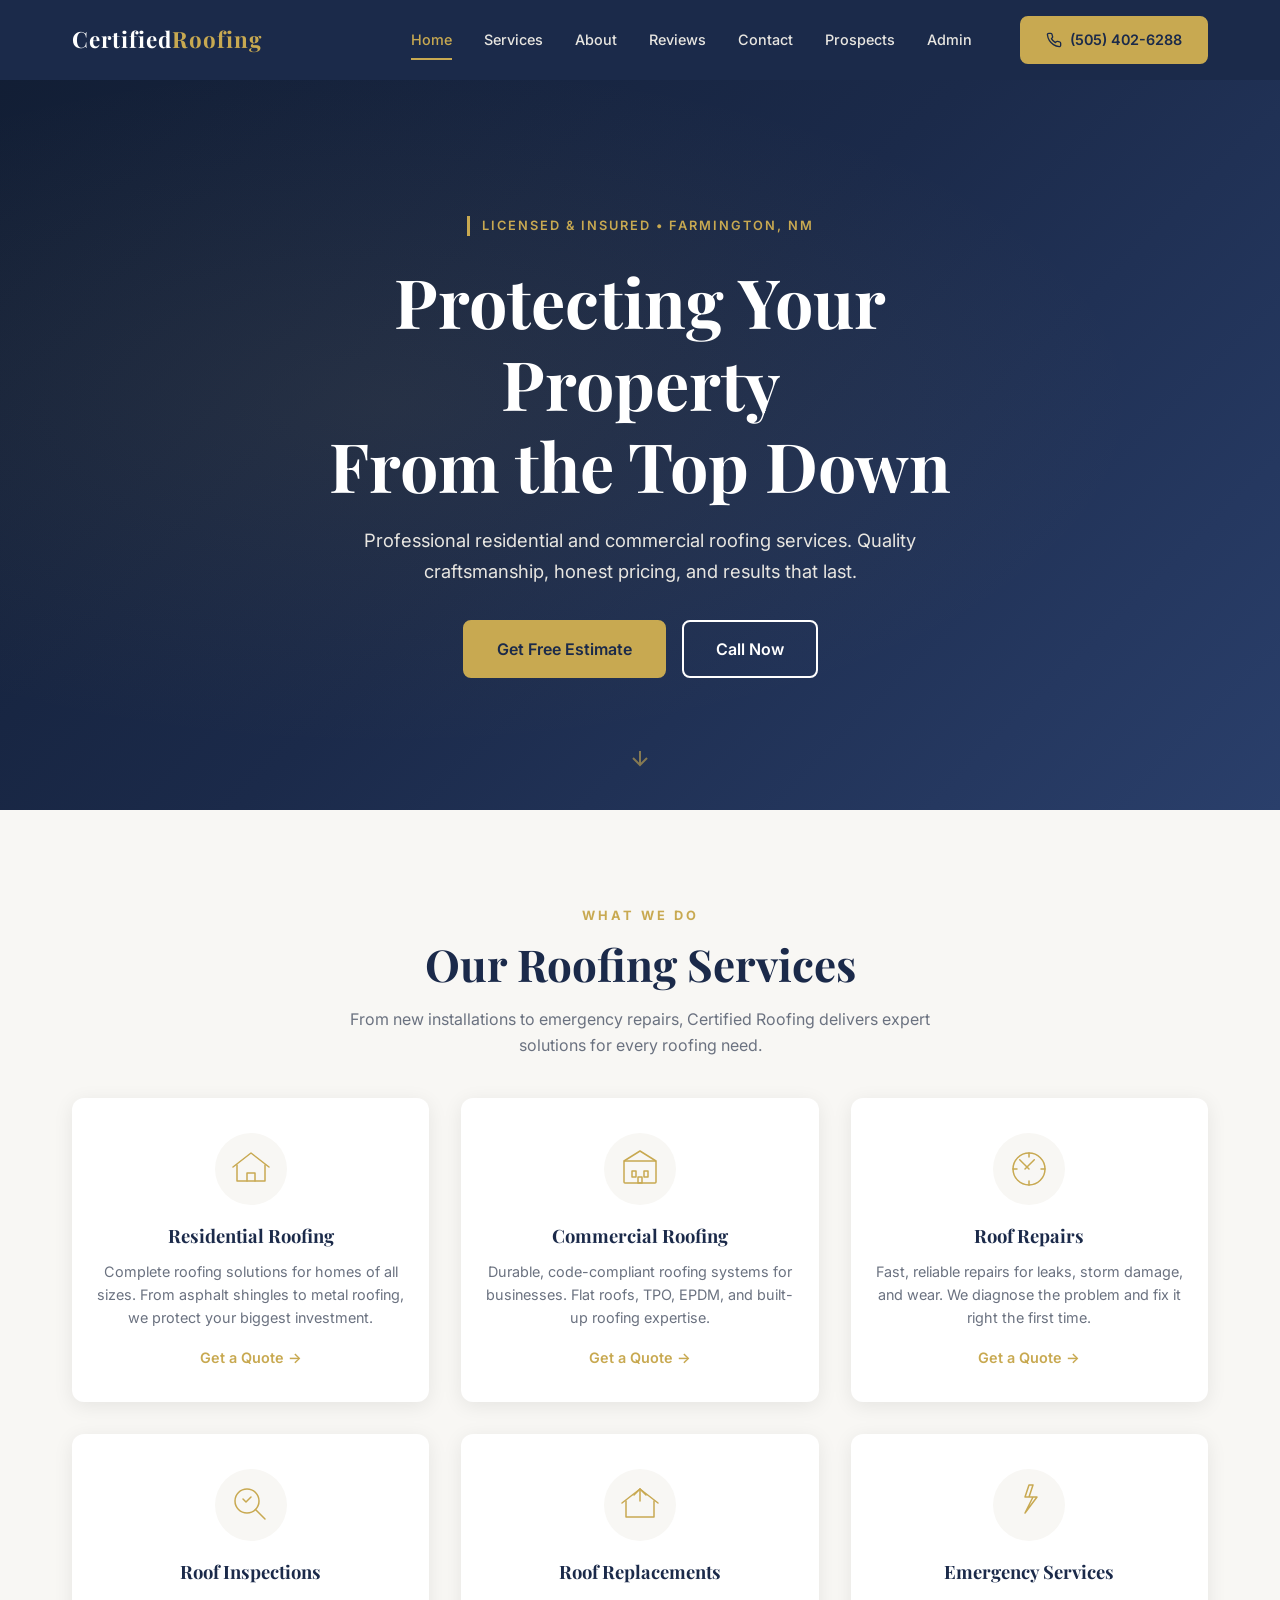
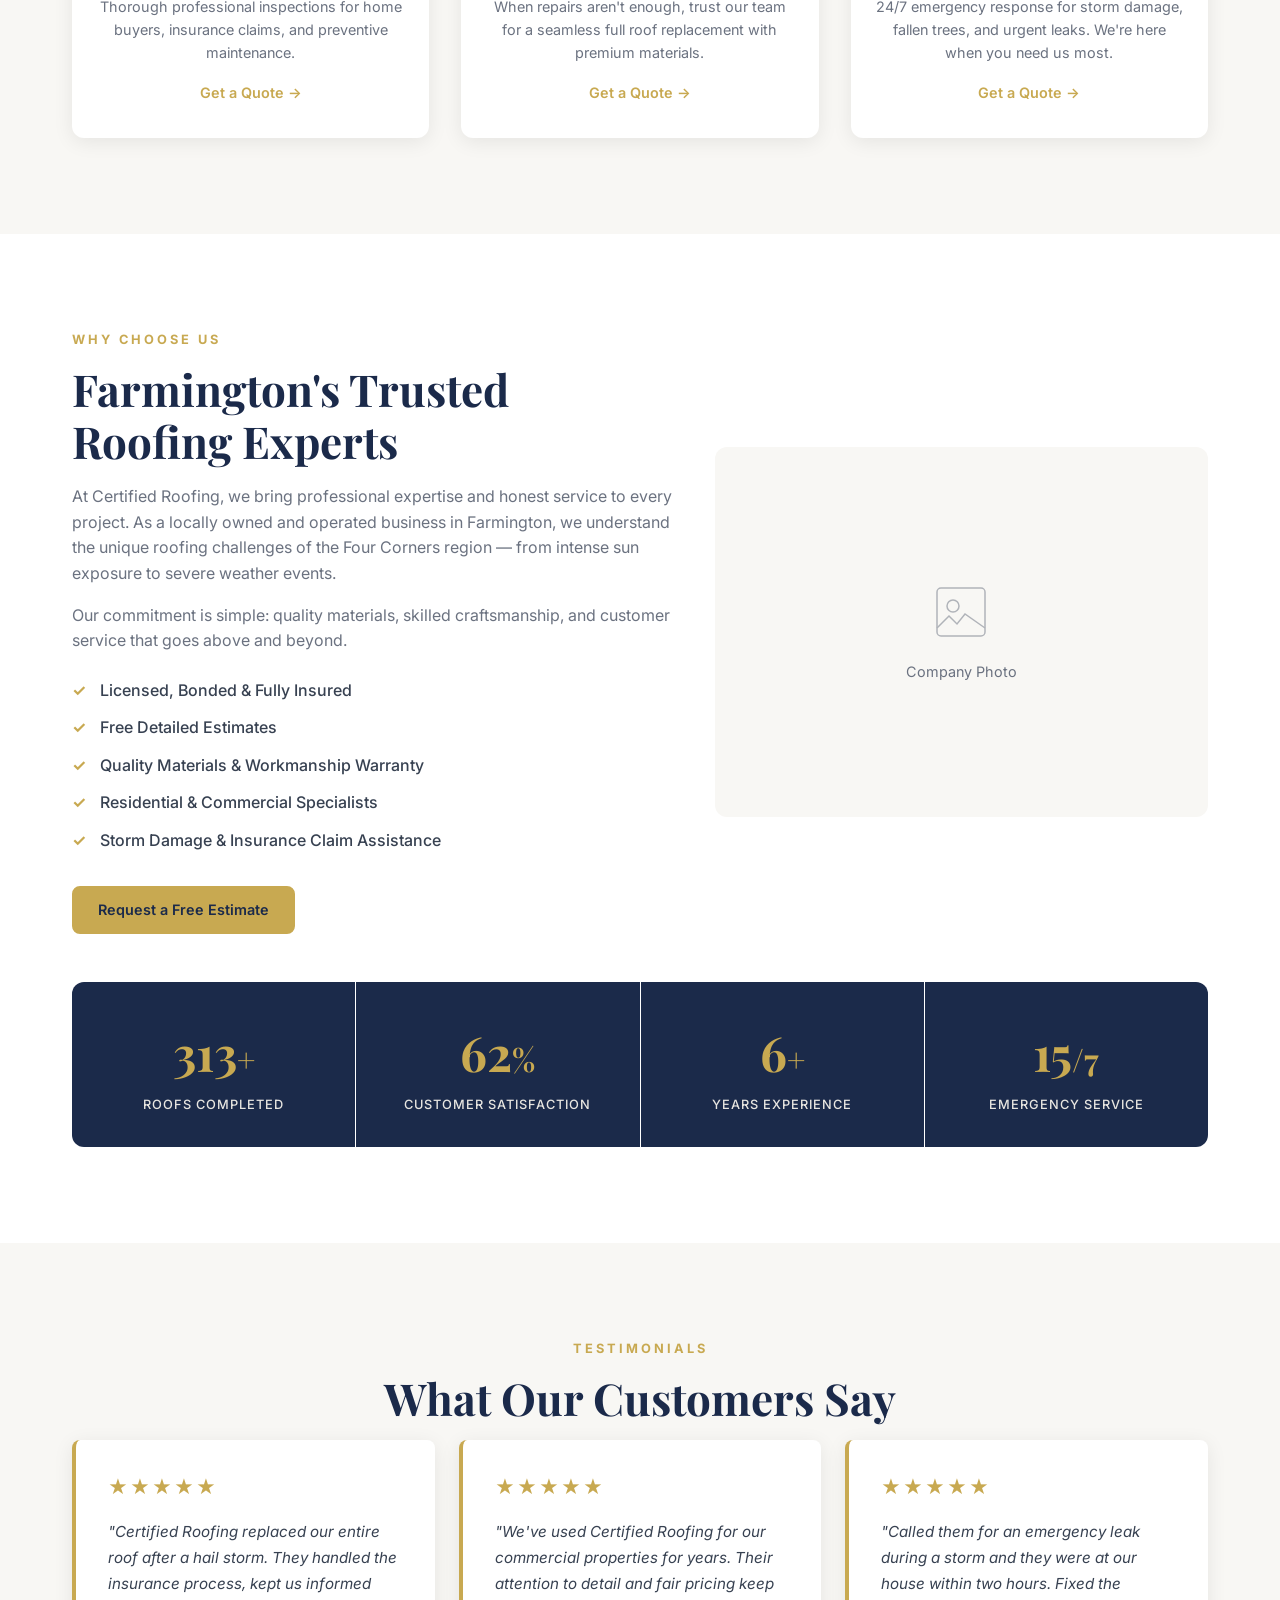
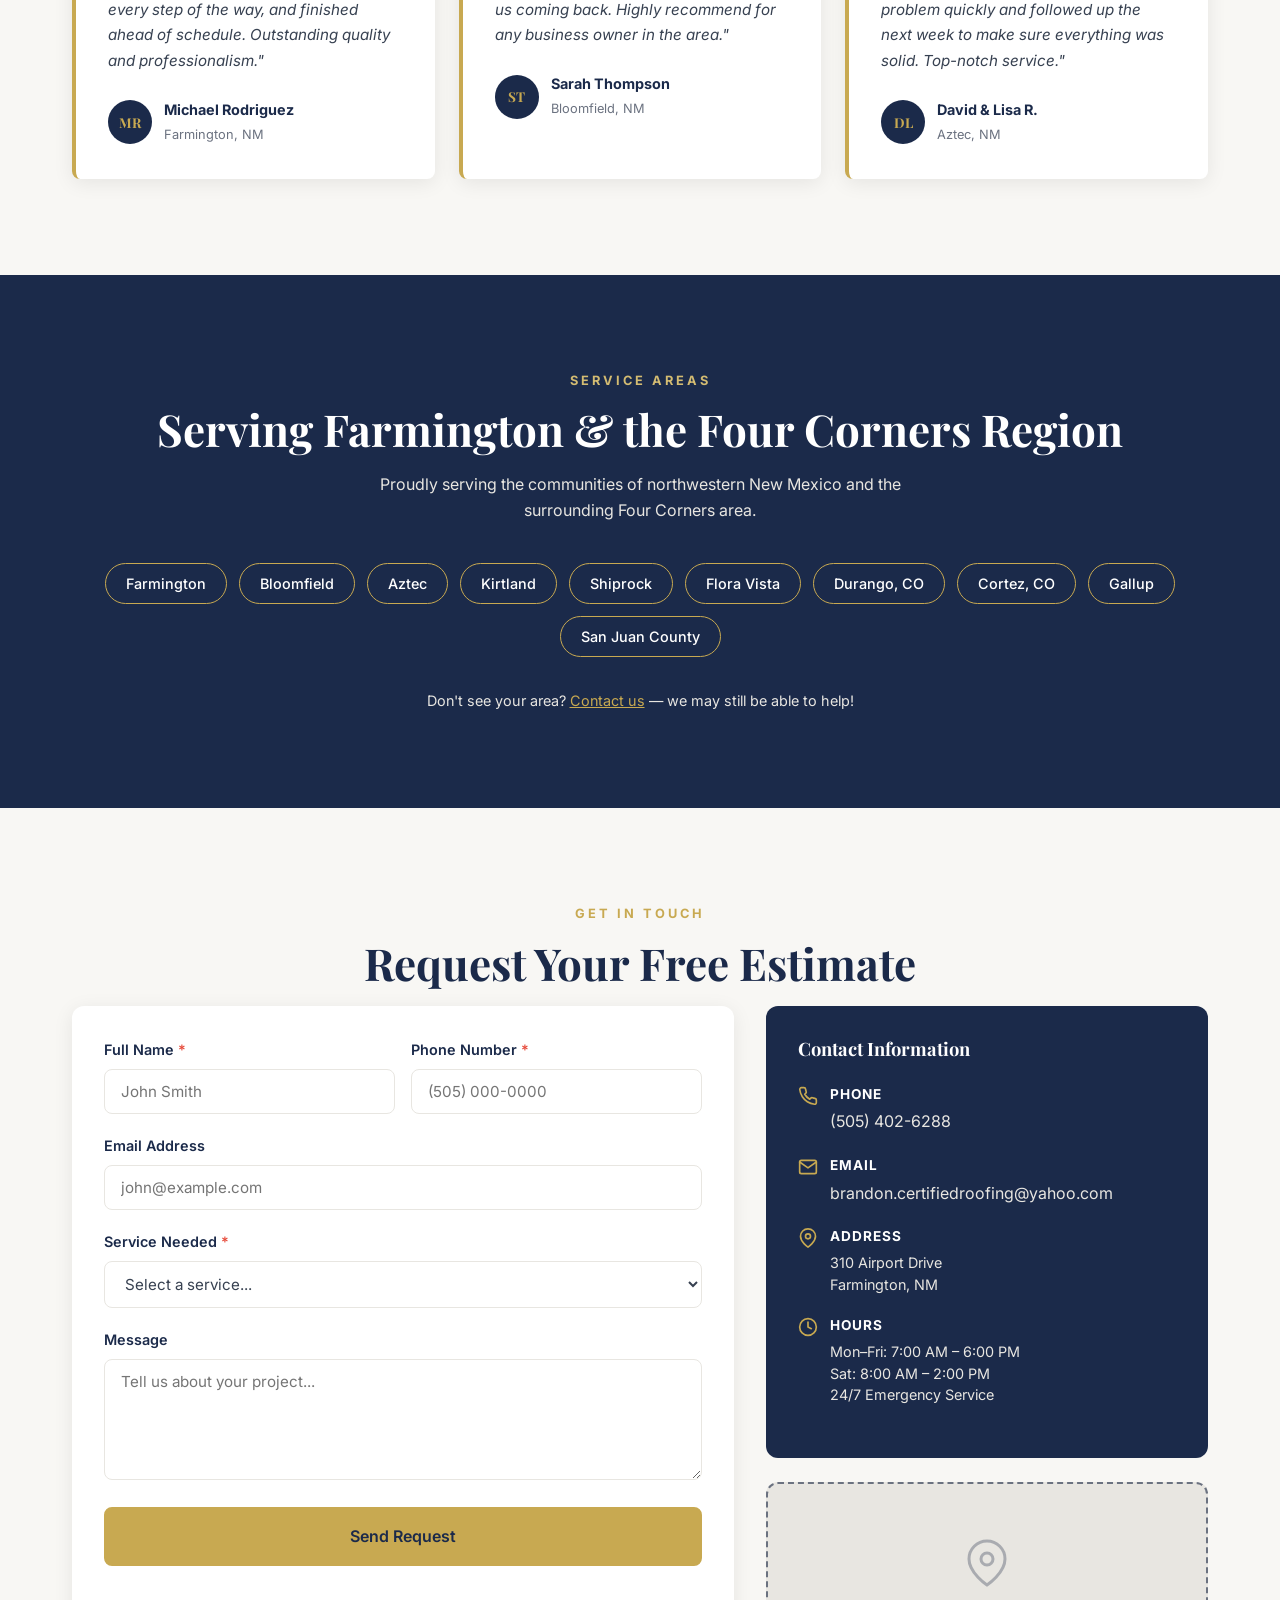
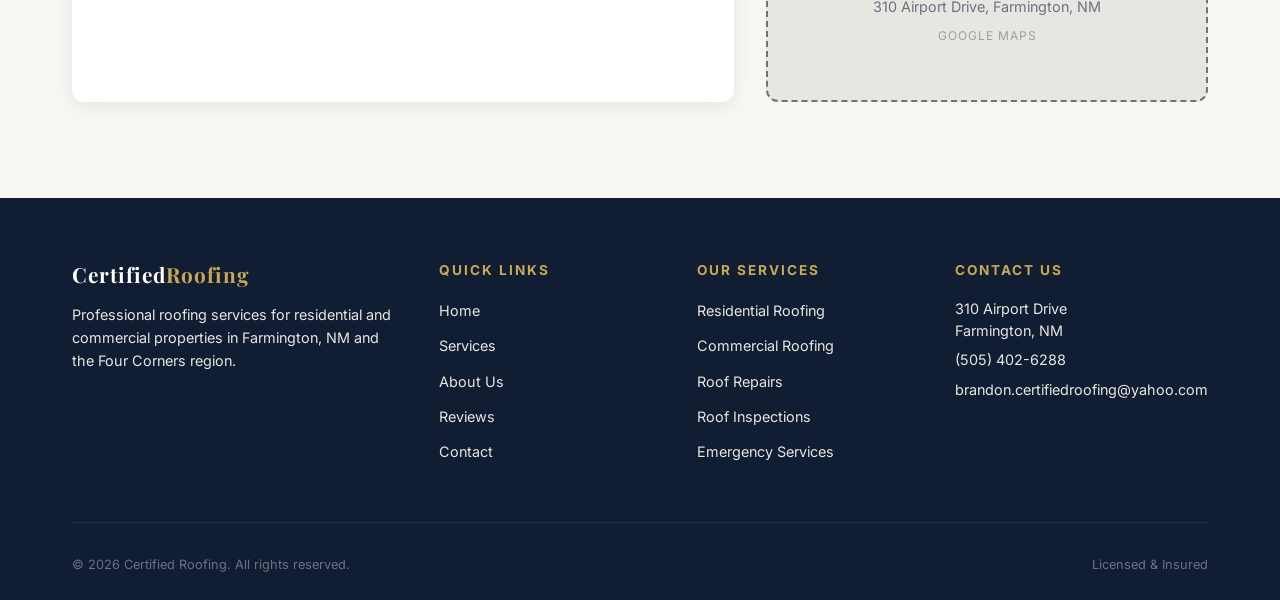
<file: index.html>
<!DOCTYPE html>
<html lang="en">
<head>
  <meta charset="UTF-8">
  <meta name="viewport" content="width=device-width, initial-scale=1.0">
  <title>Certified Roofing | Professional Roofing Services in Farmington, NM</title>
  <meta name="description" content="Certified Roofing provides expert residential and commercial roofing services in Farmington, NM. Free estimates, licensed & insured. Call (505) 402-6288.">
  <meta name="keywords" content="roofing, Farmington NM, roof repair, commercial roofing, residential roofing, roof replacement, roof inspection">
  <meta property="og:title" content="Certified Roofing | Farmington, NM">
  <meta property="og:description" content="Professional residential and commercial roofing services in Farmington, NM. Free estimates available.">
  <meta property="og:type" content="website">
  <link rel="preconnect" href="https://fonts.googleapis.com">
  <link rel="preconnect" href="https://fonts.gstatic.com" crossorigin>
  <link href="https://fonts.googleapis.com/css2?family=Playfair+Display:wght@400;700&family=Inter:wght@400;500;600;700&display=swap" rel="stylesheet">
  <link rel="stylesheet" href="styles.css">
</head>
<body>

  <!-- Navigation -->
  <header class="nav" id="nav">
    <div class="container nav__inner">
      <a class="nav__logo" href="#">Certified<span>Roofing</span></a>
      <button class="nav__hamburger" aria-label="Toggle navigation menu" aria-expanded="false">
        <span></span><span></span><span></span>
      </button>
      <nav class="nav__menu">
        <ul class="nav__list">
          <li><a href="#hero">Home</a></li>
          <li><a href="#services">Services</a></li>
          <li><a href="#about">About</a></li>
          <li><a href="#testimonials">Reviews</a></li>
          <li><a href="#contact">Contact</a></li>
          <li><a href="prospects.html">Prospects</a></li>
          <li><a href="admin.html">Admin</a></li>
        </ul>
        <a href="tel:5054026288" class="btn btn-primary nav__cta">
          <svg width="16" height="16" viewBox="0 0 24 24" fill="none" stroke="currentColor" stroke-width="2" stroke-linecap="round" stroke-linejoin="round"><path d="M22 16.92v3a2 2 0 0 1-2.18 2 19.79 19.79 0 0 1-8.63-3.07 19.5 19.5 0 0 1-6-6 19.79 19.79 0 0 1-3.07-8.67A2 2 0 0 1 4.11 2h3a2 2 0 0 1 2 1.72c.127.96.361 1.903.7 2.81a2 2 0 0 1-.45 2.11L8.09 9.91a16 16 0 0 0 6 6l1.27-1.27a2 2 0 0 1 2.11-.45c.907.339 1.85.573 2.81.7A2 2 0 0 1 22 16.92z"/></svg>
          (505) 402-6288
        </a>
      </nav>
    </div>
  </header>

  <main>
    <!-- Hero -->
    <section class="hero" id="hero">
      <div class="hero__overlay"></div>
      <div class="container hero__content">
        <span class="hero__badge">Licensed & Insured &bull; Farmington, NM</span>
        <h1>Protecting Your Property<br>From the Top Down</h1>
        <p>Professional residential and commercial roofing services. Quality craftsmanship, honest pricing, and results that last.</p>
        <div class="hero__actions">
          <a href="#contact" class="btn btn-primary btn-lg">Get Free Estimate</a>
          <a href="tel:5054026288" class="btn btn-outline btn-lg">Call Now</a>
        </div>
      </div>
      <div class="hero__scroll">
        <svg width="24" height="24" viewBox="0 0 24 24" fill="none" stroke="currentColor" stroke-width="2"><path d="M12 5v14M19 12l-7 7-7-7"/></svg>
      </div>
    </section>

    <!-- Services -->
    <section class="services section" id="services">
      <div class="container">
        <span class="section-subtitle">What We Do</span>
        <h2 class="section-title">Our Roofing Services</h2>
        <p class="section-description">From new installations to emergency repairs, Certified Roofing delivers expert solutions for every roofing need.</p>
        <div class="services__grid">
          <div class="service-card" data-animate>
            <div class="service-card__icon">
              <svg width="48" height="48" viewBox="0 0 48 48" fill="none" stroke="currentColor" stroke-width="1.5" stroke-linecap="round" stroke-linejoin="round"><path d="M6 22L24 8l18 14"/><path d="M10 20v16h28V20"/><path d="M20 36V28h8v8"/></svg>
            </div>
            <h3>Residential Roofing</h3>
            <p>Complete roofing solutions for homes of all sizes. From asphalt shingles to metal roofing, we protect your biggest investment.</p>
            <a href="#contact" class="service-card__link">Get a Quote &rarr;</a>
          </div>
          <div class="service-card" data-animate>
            <div class="service-card__icon">
              <svg width="48" height="48" viewBox="0 0 48 48" fill="none" stroke="currentColor" stroke-width="1.5" stroke-linecap="round" stroke-linejoin="round"><rect x="8" y="16" width="32" height="22" rx="1"/><path d="M8 16L24 6l16 10"/><path d="M16 26h4v6h-4zM28 26h4v6h-4z"/><path d="M22 32h4v6h-4z"/></svg>
            </div>
            <h3>Commercial Roofing</h3>
            <p>Durable, code-compliant roofing systems for businesses. Flat roofs, TPO, EPDM, and built-up roofing expertise.</p>
            <a href="#contact" class="service-card__link">Get a Quote &rarr;</a>
          </div>
          <div class="service-card" data-animate>
            <div class="service-card__icon">
              <svg width="48" height="48" viewBox="0 0 48 48" fill="none" stroke="currentColor" stroke-width="1.5" stroke-linecap="round" stroke-linejoin="round"><path d="M14.7 14.7L24 24M29.3 14.7L20 24"/><circle cx="24" cy="24" r="16"/><path d="M24 8v4M24 36v4M8 24h4M36 24h4"/></svg>
            </div>
            <h3>Roof Repairs</h3>
            <p>Fast, reliable repairs for leaks, storm damage, and wear. We diagnose the problem and fix it right the first time.</p>
            <a href="#contact" class="service-card__link">Get a Quote &rarr;</a>
          </div>
          <div class="service-card" data-animate>
            <div class="service-card__icon">
              <svg width="48" height="48" viewBox="0 0 48 48" fill="none" stroke="currentColor" stroke-width="1.5" stroke-linecap="round" stroke-linejoin="round"><circle cx="20" cy="20" r="12"/><path d="M28.5 28.5L38 38"/><path d="M16 18l3 3 5-5"/></svg>
            </div>
            <h3>Roof Inspections</h3>
            <p>Thorough professional inspections for home buyers, insurance claims, and preventive maintenance.</p>
            <a href="#contact" class="service-card__link">Get a Quote &rarr;</a>
          </div>
          <div class="service-card" data-animate>
            <div class="service-card__icon">
              <svg width="48" height="48" viewBox="0 0 48 48" fill="none" stroke="currentColor" stroke-width="1.5" stroke-linecap="round" stroke-linejoin="round"><path d="M6 22L24 8l18 14"/><path d="M10 20v16h28V20"/><path d="M30 14l-6-6-6 6"/><path d="M24 8v12"/></svg>
            </div>
            <h3>Roof Replacements</h3>
            <p>When repairs aren't enough, trust our team for a seamless full roof replacement with premium materials.</p>
            <a href="#contact" class="service-card__link">Get a Quote &rarr;</a>
          </div>
          <div class="service-card" data-animate>
            <div class="service-card__icon">
              <svg width="48" height="48" viewBox="0 0 48 48" fill="none" stroke="currentColor" stroke-width="1.5" stroke-linecap="round" stroke-linejoin="round"><path d="M24 4L20 16h8L20 32l12-16h-8l4-12z"/></svg>
            </div>
            <h3>Emergency Services</h3>
            <p>24/7 emergency response for storm damage, fallen trees, and urgent leaks. We're here when you need us most.</p>
            <a href="#contact" class="service-card__link">Get a Quote &rarr;</a>
          </div>
        </div>
      </div>
    </section>

    <!-- About / Why Choose Us -->
    <section class="about section" id="about">
      <div class="container">
        <div class="about__content">
          <div class="about__text" data-animate>
            <span class="section-subtitle">Why Choose Us</span>
            <h2 class="section-title">Farmington's Trusted Roofing Experts</h2>
            <p>At Certified Roofing, we bring professional expertise and honest service to every project. As a locally owned and operated business in Farmington, we understand the unique roofing challenges of the Four Corners region — from intense sun exposure to severe weather events.</p>
            <p>Our commitment is simple: quality materials, skilled craftsmanship, and customer service that goes above and beyond.</p>
            <ul class="about__values">
              <li>Licensed, Bonded & Fully Insured</li>
              <li>Free Detailed Estimates</li>
              <li>Quality Materials & Workmanship Warranty</li>
              <li>Residential & Commercial Specialists</li>
              <li>Storm Damage & Insurance Claim Assistance</li>
            </ul>
            <a href="#contact" class="btn btn-primary">Request a Free Estimate</a>
          </div>
          <div class="about__image" data-animate>
            <div class="about__image-placeholder">
              <!-- Replace with a company/team photo -->
              <svg width="64" height="64" viewBox="0 0 64 64" fill="none" stroke="currentColor" stroke-width="1.5" opacity="0.5"><rect x="8" y="8" width="48" height="48" rx="4"/><circle cx="24" cy="26" r="6"/><path d="M8 48l12-12 8 8 8-10 20 14"/></svg>
              <p>Company Photo</p>
            </div>
          </div>
        </div>
        <div class="about__stats">
          <div class="stat" data-animate>
            <span class="stat__number" data-target="500">0</span><span class="stat__suffix">+</span>
            <span class="stat__label">Roofs Completed</span>
          </div>
          <div class="stat" data-animate>
            <span class="stat__number" data-target="100">0</span><span class="stat__suffix">%</span>
            <span class="stat__label">Customer Satisfaction</span>
          </div>
          <div class="stat" data-animate>
            <span class="stat__number" data-target="10">0</span><span class="stat__suffix">+</span>
            <span class="stat__label">Years Experience</span>
          </div>
          <div class="stat" data-animate>
            <span class="stat__number" data-target="24">0</span><span class="stat__suffix">/7</span>
            <span class="stat__label">Emergency Service</span>
          </div>
        </div>
      </div>
    </section>

    <!-- Testimonials -->
    <section class="testimonials section" id="testimonials">
      <div class="container">
        <span class="section-subtitle">Testimonials</span>
        <h2 class="section-title">What Our Customers Say</h2>
        <div class="testimonials__grid">
          <div class="testimonial-card" data-animate>
            <div class="testimonial-card__stars">&starf;&starf;&starf;&starf;&starf;</div>
            <p class="testimonial-card__text">"Certified Roofing replaced our entire roof after a hail storm. They handled the insurance process, kept us informed every step of the way, and finished ahead of schedule. Outstanding quality and professionalism."</p>
            <div class="testimonial-card__author">
              <div class="testimonial-card__avatar">MR</div>
              <div>
                <strong>Michael Rodriguez</strong>
                <span>Farmington, NM</span>
              </div>
            </div>
          </div>
          <div class="testimonial-card" data-animate>
            <div class="testimonial-card__stars">&starf;&starf;&starf;&starf;&starf;</div>
            <p class="testimonial-card__text">"We've used Certified Roofing for our commercial properties for years. Their attention to detail and fair pricing keep us coming back. Highly recommend for any business owner in the area."</p>
            <div class="testimonial-card__author">
              <div class="testimonial-card__avatar">ST</div>
              <div>
                <strong>Sarah Thompson</strong>
                <span>Bloomfield, NM</span>
              </div>
            </div>
          </div>
          <div class="testimonial-card" data-animate>
            <div class="testimonial-card__stars">&starf;&starf;&starf;&starf;&starf;</div>
            <p class="testimonial-card__text">"Called them for an emergency leak during a storm and they were at our house within two hours. Fixed the problem quickly and followed up the next week to make sure everything was solid. Top-notch service."</p>
            <div class="testimonial-card__author">
              <div class="testimonial-card__avatar">DL</div>
              <div>
                <strong>David & Lisa R.</strong>
                <span>Aztec, NM</span>
              </div>
            </div>
          </div>
        </div>
      </div>
    </section>

    <!-- Service Areas -->
    <section class="areas section" id="areas">
      <div class="container">
        <span class="section-subtitle section-subtitle--light">Service Areas</span>
        <h2 class="section-title section-title--light">Serving Farmington & the Four Corners Region</h2>
        <p class="section-description section-description--light">Proudly serving the communities of northwestern New Mexico and the surrounding Four Corners area.</p>
        <div class="areas__list">
          <span class="area-tag">Farmington</span>
          <span class="area-tag">Bloomfield</span>
          <span class="area-tag">Aztec</span>
          <span class="area-tag">Kirtland</span>
          <span class="area-tag">Shiprock</span>
          <span class="area-tag">Flora Vista</span>
          <span class="area-tag">Durango, CO</span>
          <span class="area-tag">Cortez, CO</span>
          <span class="area-tag">Gallup</span>
          <span class="area-tag">San Juan County</span>
        </div>
        <p class="areas__note">Don't see your area? <a href="#contact">Contact us</a> — we may still be able to help!</p>
      </div>
    </section>

    <!-- Contact -->
    <section class="contact section" id="contact">
      <div class="container">
        <span class="section-subtitle">Get In Touch</span>
        <h2 class="section-title">Request Your Free Estimate</h2>
        <div class="contact__grid">
          <form class="contact__form" id="contact-form" novalidate>
            <div class="form-row">
              <div class="form-group">
                <label for="name">Full Name <span class="required">*</span></label>
                <input type="text" id="name" name="name" required placeholder="John Smith">
              </div>
              <div class="form-group">
                <label for="phone">Phone Number <span class="required">*</span></label>
                <input type="tel" id="phone" name="phone" required placeholder="(505) 000-0000">
              </div>
            </div>
            <div class="form-group">
              <label for="email">Email Address</label>
              <input type="email" id="email" name="email" placeholder="john@example.com">
            </div>
            <div class="form-group">
              <label for="service">Service Needed <span class="required">*</span></label>
              <select id="service" name="service" required>
                <option value="" disabled selected>Select a service...</option>
                <option value="residential">Residential Roofing</option>
                <option value="commercial">Commercial Roofing</option>
                <option value="repair">Roof Repair</option>
                <option value="inspection">Roof Inspection</option>
                <option value="replacement">Roof Replacement</option>
                <option value="emergency">Emergency Service</option>
                <option value="other">Other</option>
              </select>
            </div>
            <div class="form-group">
              <label for="message">Message</label>
              <textarea id="message" name="message" rows="5" placeholder="Tell us about your project..."></textarea>
            </div>
            <button type="submit" class="btn btn-primary btn-lg btn-block">Send Request</button>
          </form>
          <div class="contact__sidebar">
            <div class="contact__info-card">
              <h3>Contact Information</h3>
              <div class="contact__info-item">
                <svg width="20" height="20" viewBox="0 0 24 24" fill="none" stroke="currentColor" stroke-width="2" stroke-linecap="round" stroke-linejoin="round"><path d="M22 16.92v3a2 2 0 0 1-2.18 2 19.79 19.79 0 0 1-8.63-3.07 19.5 19.5 0 0 1-6-6 19.79 19.79 0 0 1-3.07-8.67A2 2 0 0 1 4.11 2h3a2 2 0 0 1 2 1.72c.127.96.361 1.903.7 2.81a2 2 0 0 1-.45 2.11L8.09 9.91a16 16 0 0 0 6 6l1.27-1.27a2 2 0 0 1 2.11-.45c.907.339 1.85.573 2.81.7A2 2 0 0 1 22 16.92z"/></svg>
                <div>
                  <strong>Phone</strong>
                  <a href="tel:5054026288">(505) 402-6288</a>
                </div>
              </div>
              <div class="contact__info-item">
                <svg width="20" height="20" viewBox="0 0 24 24" fill="none" stroke="currentColor" stroke-width="2" stroke-linecap="round" stroke-linejoin="round"><path d="M4 4h16c1.1 0 2 .9 2 2v12c0 1.1-.9 2-2 2H4c-1.1 0-2-.9-2-2V6c0-1.1.9-2 2-2z"/><polyline points="22,6 12,13 2,6"/></svg>
                <div>
                  <strong>Email</strong>
                  <a href="mailto:brandon.certifiedroofing@yahoo.com">brandon.certifiedroofing@yahoo.com</a>
                </div>
              </div>
              <div class="contact__info-item">
                <svg width="20" height="20" viewBox="0 0 24 24" fill="none" stroke="currentColor" stroke-width="2" stroke-linecap="round" stroke-linejoin="round"><path d="M21 10c0 7-9 13-9 13s-9-6-9-13a9 9 0 0 1 18 0z"/><circle cx="12" cy="10" r="3"/></svg>
                <div>
                  <strong>Address</strong>
                  <p>310 Airport Drive<br>Farmington, NM</p>
                </div>
              </div>
              <div class="contact__info-item">
                <svg width="20" height="20" viewBox="0 0 24 24" fill="none" stroke="currentColor" stroke-width="2" stroke-linecap="round" stroke-linejoin="round"><circle cx="12" cy="12" r="10"/><polyline points="12 6 12 12 16 14"/></svg>
                <div>
                  <strong>Hours</strong>
                  <p>Mon–Fri: 7:00 AM – 6:00 PM<br>Sat: 8:00 AM – 2:00 PM<br>24/7 Emergency Service</p>
                </div>
              </div>
            </div>
            <div class="contact__map">
              <!-- Replace this placeholder with an actual Google Maps embed iframe -->
              <div class="contact__map-placeholder">
                <svg width="48" height="48" viewBox="0 0 24 24" fill="none" stroke="currentColor" stroke-width="1.5" opacity="0.5"><path d="M21 10c0 7-9 13-9 13s-9-6-9-13a9 9 0 0 1 18 0z"/><circle cx="12" cy="10" r="3"/></svg>
                <p>310 Airport Drive, Farmington, NM</p>
                <span>Google Maps</span>
              </div>
            </div>
          </div>
        </div>
        <div class="contact__success" id="form-success" hidden>
          <svg width="64" height="64" viewBox="0 0 24 24" fill="none" stroke="var(--gold)" stroke-width="2"><circle cx="12" cy="12" r="10"/><path d="M8 12l3 3 5-5"/></svg>
          <h3>Thank You!</h3>
          <p>We've received your request and will contact you within 24 hours.</p>
        </div>
      </div>
    </section>
  </main>

  <!-- Footer -->
  <footer class="footer">
    <div class="container">
      <div class="footer__grid">
        <div class="footer__brand">
          <h3 class="footer__logo">Certified<span>Roofing</span></h3>
          <p>Professional roofing services for residential and commercial properties in Farmington, NM and the Four Corners region.</p>
        </div>
        <div class="footer__links">
          <h4>Quick Links</h4>
          <ul>
            <li><a href="#hero">Home</a></li>
            <li><a href="#services">Services</a></li>
            <li><a href="#about">About Us</a></li>
            <li><a href="#testimonials">Reviews</a></li>
            <li><a href="#contact">Contact</a></li>
          </ul>
        </div>
        <div class="footer__services">
          <h4>Our Services</h4>
          <ul>
            <li><a href="#services">Residential Roofing</a></li>
            <li><a href="#services">Commercial Roofing</a></li>
            <li><a href="#services">Roof Repairs</a></li>
            <li><a href="#services">Roof Inspections</a></li>
            <li><a href="#services">Emergency Services</a></li>
          </ul>
        </div>
        <div class="footer__contact">
          <h4>Contact Us</h4>
          <p>310 Airport Drive<br>Farmington, NM</p>
          <p><a href="tel:5054026288">(505) 402-6288</a></p>
          <p><a href="mailto:brandon.certifiedroofing@yahoo.com">brandon.certifiedroofing@yahoo.com</a></p>
        </div>
      </div>
      <div class="footer__bottom">
        <p>&copy; 2026 Certified Roofing. All rights reserved.</p>
        <p>Licensed & Insured</p>
      </div>
    </div>
  </footer>

  <!-- Back to top -->
  <button class="back-to-top" id="back-to-top" aria-label="Back to top">
    <svg width="20" height="20" viewBox="0 0 24 24" fill="none" stroke="currentColor" stroke-width="2"><path d="M18 15l-6-6-6 6"/></svg>
  </button>

  <script src="script.js"></script>
</body>
</html>
</file>
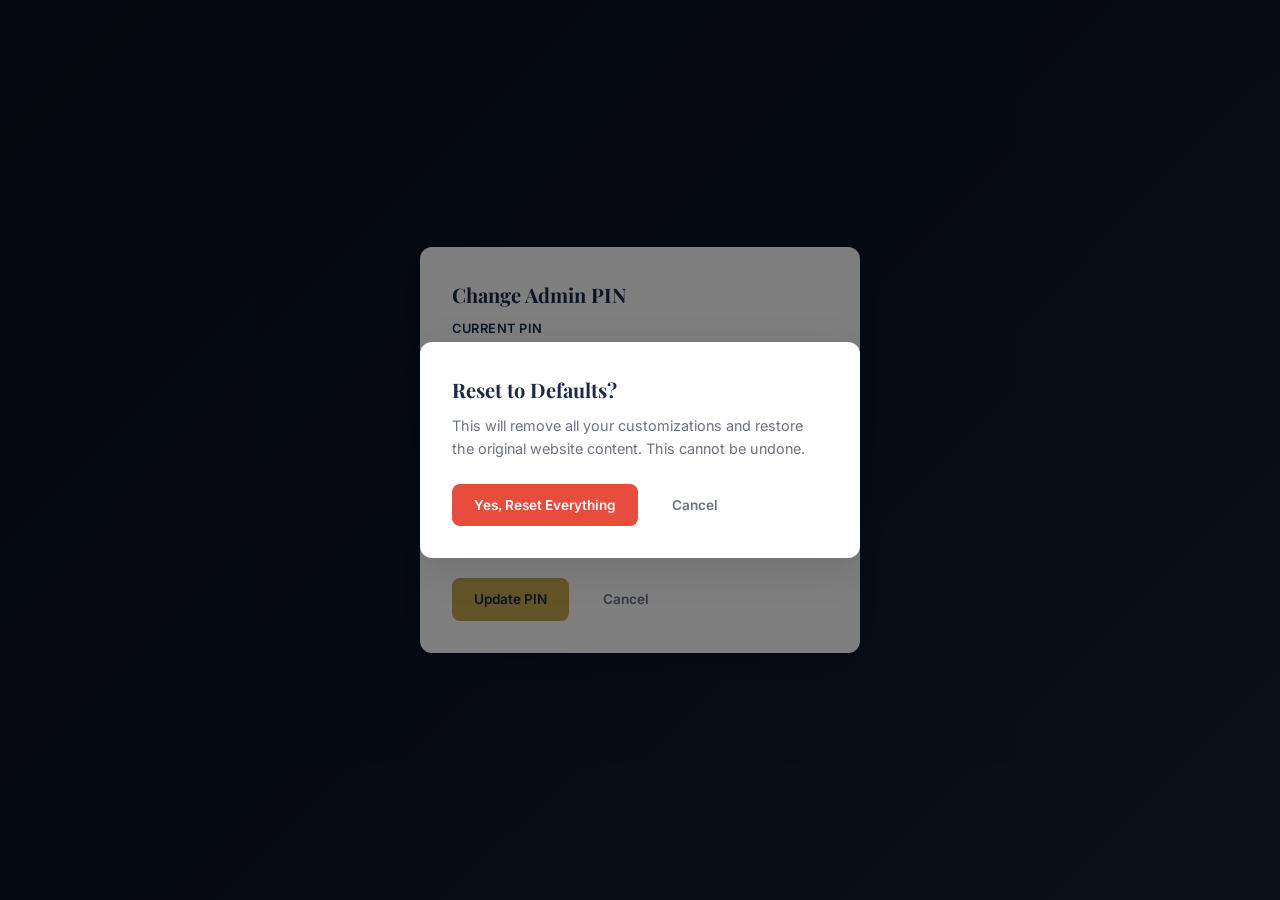
<file: admin.html>
<!DOCTYPE html>
<html lang="en">
<head>
  <meta charset="UTF-8">
  <meta name="viewport" content="width=device-width, initial-scale=1.0">
  <title>Remote Control | Certified Roofing Admin</title>
  <link rel="preconnect" href="https://fonts.googleapis.com">
  <link rel="preconnect" href="https://fonts.gstatic.com" crossorigin>
  <link href="https://fonts.googleapis.com/css2?family=Playfair+Display:wght@400;700&family=Inter:wght@400;500;600;700&display=swap" rel="stylesheet">
  <link rel="stylesheet" href="admin.css">
</head>
<body>

  <!-- Login Screen -->
  <div class="login" id="login-screen">
    <div class="login__card">
      <h1 class="login__logo">Certified<span>Roofing</span></h1>
      <p class="login__subtitle">Remote Control Panel</p>
      <form class="login__form" id="login-form">
        <div class="login__field">
          <label for="pin">Enter Admin PIN</label>
          <input type="password" id="pin" maxlength="6" placeholder="000000" autocomplete="off">
        </div>
        <button type="submit" class="btn btn-primary btn-block">Access Dashboard</button>
        <p class="login__error" id="login-error" hidden>Invalid PIN. Please try again.</p>
        <p class="login__hint">First time? Default PIN is <strong>1234</strong></p>
      </form>
    </div>
  </div>

  <!-- Dashboard -->
  <div class="dashboard" id="dashboard" hidden>
    <!-- Top Bar -->
    <header class="topbar">
      <div class="topbar__left">
        <h1 class="topbar__logo">Certified<span>Roofing</span></h1>
        <span class="topbar__badge">Remote Control</span>
      </div>
      <div class="topbar__right">
        <a href="index.html" class="btn btn-outline-sm" target="_blank">View Site</a>
        <button class="btn btn-ghost" id="btn-change-pin">Change PIN</button>
        <button class="btn btn-ghost" id="btn-logout">Logout</button>
      </div>
    </header>

    <!-- Sidebar + Content -->
    <div class="dashboard__layout">
      <nav class="sidebar" id="sidebar">
        <button class="sidebar__toggle" id="sidebar-toggle" aria-label="Toggle sidebar">
          <span></span><span></span><span></span>
        </button>
        <ul class="sidebar__nav">
          <li><a href="#" class="sidebar__link active" data-section="hero">
            <svg width="18" height="18" viewBox="0 0 24 24" fill="none" stroke="currentColor" stroke-width="2"><path d="M3 9l9-7 9 7v11a2 2 0 0 1-2 2H5a2 2 0 0 1-2-2z"/></svg>
            Hero Section
          </a></li>
          <li><a href="#" class="sidebar__link" data-section="services">
            <svg width="18" height="18" viewBox="0 0 24 24" fill="none" stroke="currentColor" stroke-width="2"><rect x="2" y="7" width="20" height="14" rx="2"/><path d="M16 7V5a2 2 0 0 0-2-2h-4a2 2 0 0 0-2 2v2"/></svg>
            Services
          </a></li>
          <li><a href="#" class="sidebar__link" data-section="about">
            <svg width="18" height="18" viewBox="0 0 24 24" fill="none" stroke="currentColor" stroke-width="2"><circle cx="12" cy="12" r="10"/><path d="M12 16v-4M12 8h.01"/></svg>
            About
          </a></li>
          <li><a href="#" class="sidebar__link" data-section="testimonials">
            <svg width="18" height="18" viewBox="0 0 24 24" fill="none" stroke="currentColor" stroke-width="2"><path d="M21 15a2 2 0 0 1-2 2H7l-4 4V5a2 2 0 0 1 2-2h14a2 2 0 0 1 2 2z"/></svg>
            Testimonials
          </a></li>
          <li><a href="#" class="sidebar__link" data-section="areas">
            <svg width="18" height="18" viewBox="0 0 24 24" fill="none" stroke="currentColor" stroke-width="2"><path d="M21 10c0 7-9 13-9 13s-9-6-9-13a9 9 0 0 1 18 0z"/><circle cx="12" cy="10" r="3"/></svg>
            Service Areas
          </a></li>
          <li><a href="#" class="sidebar__link" data-section="contact">
            <svg width="18" height="18" viewBox="0 0 24 24" fill="none" stroke="currentColor" stroke-width="2"><path d="M22 16.92v3a2 2 0 0 1-2.18 2 19.79 19.79 0 0 1-8.63-3.07 19.5 19.5 0 0 1-6-6 19.79 19.79 0 0 1-3.07-8.67A2 2 0 0 1 4.11 2h3a2 2 0 0 1 2 1.72"/></svg>
            Contact Info
          </a></li>
        </ul>
        <div class="sidebar__footer">
          <button class="btn btn-danger-sm btn-block" id="btn-reset-all">Reset All to Defaults</button>
        </div>
      </nav>

      <main class="content" id="content">
        <!-- Hero Section Editor -->
        <section class="panel" id="panel-hero">
          <div class="panel__header">
            <h2>Hero Section</h2>
            <p>Edit the main landing section visitors see first.</p>
          </div>
          <div class="panel__body">
            <div class="field">
              <label for="hero-badge">Badge Text</label>
              <input type="text" id="hero-badge" placeholder="Licensed & Insured...">
            </div>
            <div class="field">
              <label for="hero-headline">Headline</label>
              <input type="text" id="hero-headline" placeholder="Protecting Your Property...">
            </div>
            <div class="field">
              <label for="hero-subtext">Subtext</label>
              <textarea id="hero-subtext" rows="3" placeholder="Professional residential and commercial..."></textarea>
            </div>
            <div class="field">
              <label for="hero-cta-primary">Primary Button Text</label>
              <input type="text" id="hero-cta-primary" placeholder="Get Free Estimate">
            </div>
            <div class="field">
              <label for="hero-cta-secondary">Secondary Button Text</label>
              <input type="text" id="hero-cta-secondary" placeholder="Call Now">
            </div>
            <div class="panel__actions">
              <button class="btn btn-primary" data-save="hero">Save Changes</button>
              <button class="btn btn-ghost" data-reset="hero">Reset Section</button>
            </div>
          </div>
        </section>

        <!-- Services Editor -->
        <section class="panel" id="panel-services" hidden>
          <div class="panel__header">
            <h2>Services</h2>
            <p>Manage your roofing service offerings.</p>
          </div>
          <div class="panel__body">
            <div class="field">
              <label for="services-subtitle">Section Subtitle</label>
              <input type="text" id="services-subtitle" placeholder="What We Do">
            </div>
            <div class="field">
              <label for="services-title">Section Title</label>
              <input type="text" id="services-title" placeholder="Our Roofing Services">
            </div>
            <div class="field">
              <label for="services-description">Section Description</label>
              <textarea id="services-description" rows="2"></textarea>
            </div>
            <div class="divider"></div>
            <div class="services-list" id="services-list"></div>
            <button class="btn btn-outline-sm" id="btn-add-service">+ Add Service</button>
            <div class="panel__actions">
              <button class="btn btn-primary" data-save="services">Save Changes</button>
              <button class="btn btn-ghost" data-reset="services">Reset Section</button>
            </div>
          </div>
        </section>

        <!-- About Editor -->
        <section class="panel" id="panel-about" hidden>
          <div class="panel__header">
            <h2>About / Why Choose Us</h2>
            <p>Edit company description, values, and stats.</p>
          </div>
          <div class="panel__body">
            <div class="field">
              <label for="about-subtitle">Section Subtitle</label>
              <input type="text" id="about-subtitle" placeholder="Why Choose Us">
            </div>
            <div class="field">
              <label for="about-title">Section Title</label>
              <input type="text" id="about-title" placeholder="Farmington's Trusted Roofing Experts">
            </div>
            <div class="field">
              <label for="about-paragraph1">Paragraph 1</label>
              <textarea id="about-paragraph1" rows="4"></textarea>
            </div>
            <div class="field">
              <label for="about-paragraph2">Paragraph 2</label>
              <textarea id="about-paragraph2" rows="3"></textarea>
            </div>
            <div class="divider"></div>
            <h3 class="panel__sub-title">Value Points</h3>
            <div class="values-list" id="values-list"></div>
            <button class="btn btn-outline-sm" id="btn-add-value">+ Add Value Point</button>
            <div class="divider"></div>
            <h3 class="panel__sub-title">Stats</h3>
            <div class="stats-grid" id="stats-grid"></div>
            <div class="panel__actions">
              <button class="btn btn-primary" data-save="about">Save Changes</button>
              <button class="btn btn-ghost" data-reset="about">Reset Section</button>
            </div>
          </div>
        </section>

        <!-- Testimonials Editor -->
        <section class="panel" id="panel-testimonials" hidden>
          <div class="panel__header">
            <h2>Testimonials</h2>
            <p>Manage customer reviews and testimonials.</p>
          </div>
          <div class="panel__body">
            <div class="testimonials-list" id="testimonials-list"></div>
            <button class="btn btn-outline-sm" id="btn-add-testimonial">+ Add Testimonial</button>
            <div class="panel__actions">
              <button class="btn btn-primary" data-save="testimonials">Save Changes</button>
              <button class="btn btn-ghost" data-reset="testimonials">Reset Section</button>
            </div>
          </div>
        </section>

        <!-- Service Areas Editor -->
        <section class="panel" id="panel-areas" hidden>
          <div class="panel__header">
            <h2>Service Areas</h2>
            <p>Manage the locations you serve.</p>
          </div>
          <div class="panel__body">
            <div class="field">
              <label for="areas-title">Section Title</label>
              <input type="text" id="areas-title" placeholder="Serving Farmington & the Four Corners Region">
            </div>
            <div class="field">
              <label for="areas-description">Section Description</label>
              <textarea id="areas-description" rows="2"></textarea>
            </div>
            <div class="divider"></div>
            <h3 class="panel__sub-title">Areas</h3>
            <div class="areas-tags" id="areas-tags"></div>
            <div class="areas-add">
              <input type="text" id="new-area-input" placeholder="Enter area name...">
              <button class="btn btn-outline-sm" id="btn-add-area">Add</button>
            </div>
            <div class="panel__actions">
              <button class="btn btn-primary" data-save="areas">Save Changes</button>
              <button class="btn btn-ghost" data-reset="areas">Reset Section</button>
            </div>
          </div>
        </section>

        <!-- Contact Info Editor -->
        <section class="panel" id="panel-contact" hidden>
          <div class="panel__header">
            <h2>Contact Information</h2>
            <p>Update business contact details shown on the website.</p>
          </div>
          <div class="panel__body">
            <div class="field-row">
              <div class="field">
                <label for="contact-phone">Phone Number</label>
                <input type="tel" id="contact-phone" placeholder="(505) 402-6288">
              </div>
              <div class="field">
                <label for="contact-email">Email Address</label>
                <input type="email" id="contact-email" placeholder="brandon.certifiedroofing@yahoo.com">
              </div>
            </div>
            <div class="field">
              <label for="contact-address">Address</label>
              <input type="text" id="contact-address" placeholder="310 Airport Drive, Farmington, NM">
            </div>
            <div class="field">
              <label for="contact-hours">Business Hours</label>
              <textarea id="contact-hours" rows="3" placeholder="Mon-Fri: 7:00 AM - 6:00 PM..."></textarea>
            </div>
            <div class="panel__actions">
              <button class="btn btn-primary" data-save="contact">Save Changes</button>
              <button class="btn btn-ghost" data-reset="contact">Reset Section</button>
            </div>
          </div>
        </section>
      </main>
    </div>
  </div>

  <!-- Toast container -->
  <div class="toast-container" id="toast-container"></div>

  <!-- Change PIN Modal -->
  <div class="modal-overlay" id="pin-modal" hidden>
    <div class="modal">
      <h3>Change Admin PIN</h3>
      <form id="pin-form">
        <div class="field">
          <label for="current-pin">Current PIN</label>
          <input type="password" id="current-pin" maxlength="6">
        </div>
        <div class="field">
          <label for="new-pin">New PIN</label>
          <input type="password" id="new-pin" maxlength="6">
        </div>
        <div class="field">
          <label for="confirm-pin">Confirm New PIN</label>
          <input type="password" id="confirm-pin" maxlength="6">
        </div>
        <div class="modal__actions">
          <button type="submit" class="btn btn-primary">Update PIN</button>
          <button type="button" class="btn btn-ghost" id="btn-cancel-pin">Cancel</button>
        </div>
      </form>
    </div>
  </div>

  <!-- Confirm Reset Modal -->
  <div class="modal-overlay" id="reset-modal" hidden>
    <div class="modal">
      <h3>Reset to Defaults?</h3>
      <p>This will remove all your customizations and restore the original website content. This cannot be undone.</p>
      <div class="modal__actions">
        <button class="btn btn-danger" id="btn-confirm-reset">Yes, Reset Everything</button>
        <button class="btn btn-ghost" id="btn-cancel-reset">Cancel</button>
      </div>
    </div>
  </div>

  <script src="admin.js"></script>
</body>
</html>
</file>
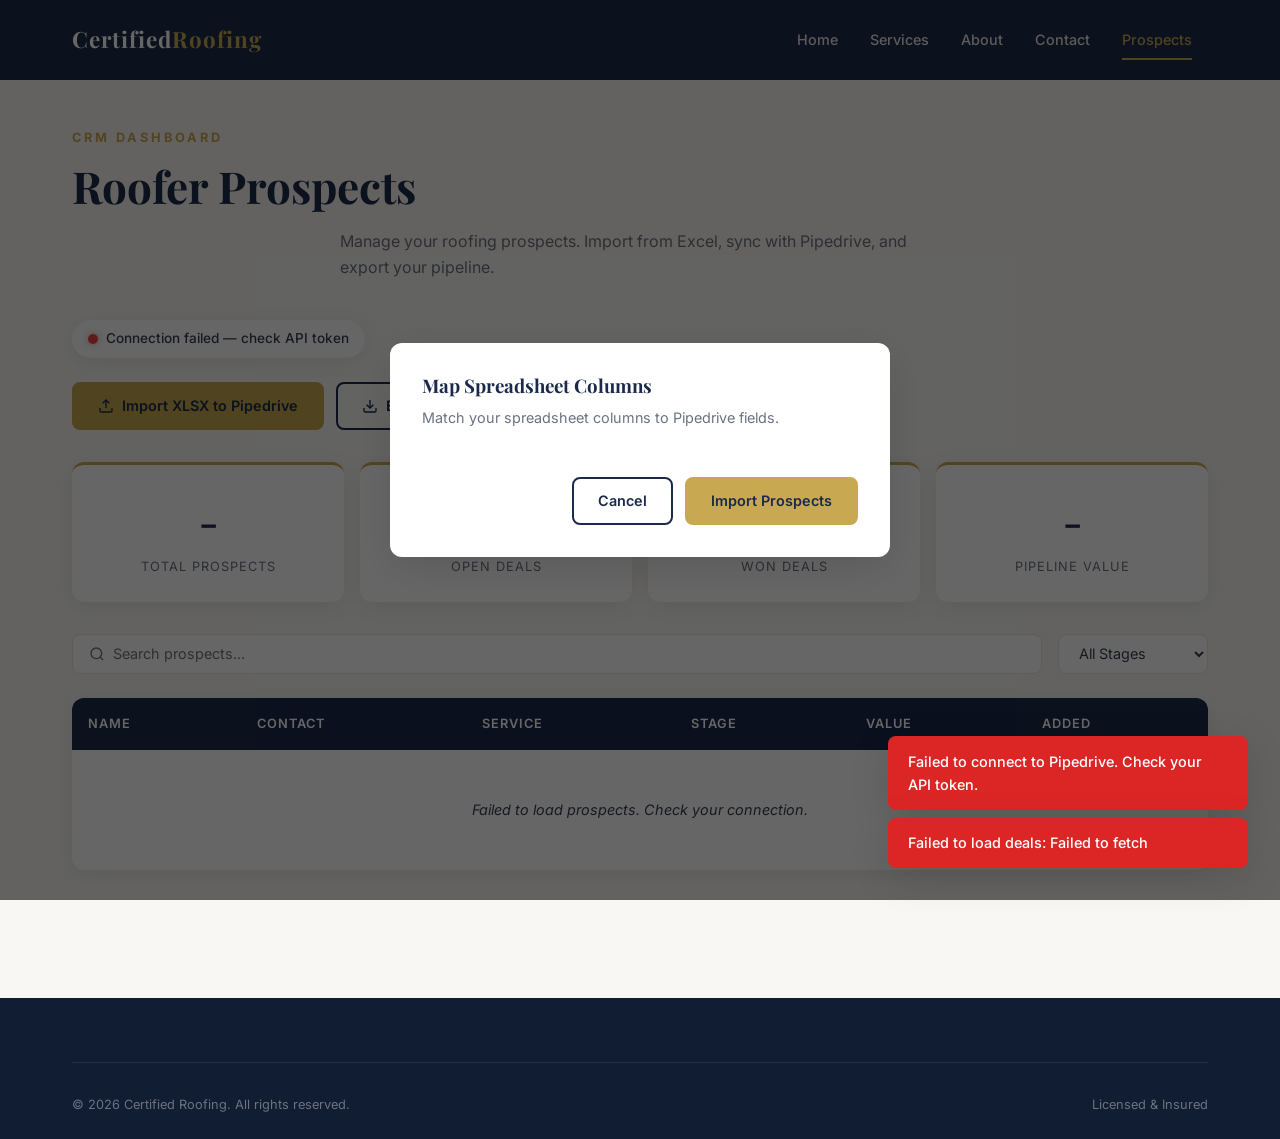
<file: prospects.html>
<!DOCTYPE html>
<html lang="en">
<head>
  <meta charset="UTF-8">
  <meta name="viewport" content="width=device-width, initial-scale=1.0">
  <title>Roofer Prospects | Certified Roofing CRM</title>
  <link rel="preconnect" href="https://fonts.googleapis.com">
  <link rel="preconnect" href="https://fonts.gstatic.com" crossorigin>
  <link href="https://fonts.googleapis.com/css2?family=Playfair+Display:wght@400;700&family=Inter:wght@400;500;600;700&display=swap" rel="stylesheet">
  <link rel="stylesheet" href="styles.css">
  <link rel="stylesheet" href="prospects.css">
</head>
<body>

  <!-- Navigation -->
  <header class="nav" id="nav">
    <div class="container nav__inner">
      <a class="nav__logo" href="index.html">Certified<span>Roofing</span></a>
      <button class="nav__hamburger" aria-label="Toggle navigation menu" aria-expanded="false">
        <span></span><span></span><span></span>
      </button>
      <nav class="nav__menu">
        <ul class="nav__list">
          <li><a href="index.html">Home</a></li>
          <li><a href="index.html#services">Services</a></li>
          <li><a href="index.html#about">About</a></li>
          <li><a href="index.html#contact">Contact</a></li>
          <li><a href="prospects.html" class="active">Prospects</a></li>
        </ul>
      </nav>
    </div>
  </header>

  <main>
    <!-- Prospects Dashboard -->
    <section class="prospects section">
      <div class="container">
        <span class="section-subtitle">CRM Dashboard</span>
        <h2 class="section-title">Roofer Prospects</h2>
        <p class="section-description">Manage your roofing prospects. Import from Excel, sync with Pipedrive, and export your pipeline.</p>

        <!-- Connection Status -->
        <div class="prospects__status" id="pipedrive-status">
          <span class="status-dot status-dot--disconnected"></span>
          <span id="status-text">Connecting to Pipedrive...</span>
        </div>

        <!-- Action Buttons -->
        <div class="prospects__actions">
          <label class="btn btn-primary" for="xlsx-upload">
            <svg width="16" height="16" viewBox="0 0 24 24" fill="none" stroke="currentColor" stroke-width="2"><path d="M21 15v4a2 2 0 0 1-2 2H5a2 2 0 0 1-2-2v-4"/><polyline points="17 8 12 3 7 8"/><line x1="12" y1="3" x2="12" y2="15"/></svg>
            Import XLSX to Pipedrive
          </label>
          <input type="file" id="xlsx-upload" accept=".xlsx,.xls" hidden>

          <button class="btn btn-outline-dark" id="btn-export">
            <svg width="16" height="16" viewBox="0 0 24 24" fill="none" stroke="currentColor" stroke-width="2"><path d="M21 15v4a2 2 0 0 1-2 2H5a2 2 0 0 1-2-2v-4"/><polyline points="7 10 12 15 17 10"/><line x1="12" y1="15" x2="12" y2="3"/></svg>
            Export Pipedrive to XLSX
          </button>

          <button class="btn btn-outline-dark" id="btn-refresh">
            <svg width="16" height="16" viewBox="0 0 24 24" fill="none" stroke="currentColor" stroke-width="2"><polyline points="23 4 23 10 17 10"/><path d="M20.49 15a9 9 0 1 1-2.12-9.36L23 10"/></svg>
            Refresh
          </button>
        </div>

        <!-- Import Progress -->
        <div class="prospects__progress" id="import-progress" hidden>
          <div class="progress-bar">
            <div class="progress-bar__fill" id="progress-fill"></div>
          </div>
          <p id="progress-text">Importing prospects...</p>
        </div>

        <!-- Column Mapping Modal -->
        <div class="modal-overlay" id="mapping-modal" hidden>
          <div class="modal">
            <h3>Map Spreadsheet Columns</h3>
            <p>Match your spreadsheet columns to Pipedrive fields.</p>
            <div id="mapping-fields" class="mapping-fields"></div>
            <div class="modal__actions">
              <button class="btn btn-outline-dark" id="btn-cancel-map">Cancel</button>
              <button class="btn btn-primary" id="btn-confirm-map">Import Prospects</button>
            </div>
          </div>
        </div>

        <!-- Stats Cards -->
        <div class="prospects__stats" id="prospects-stats">
          <div class="stat-card">
            <span class="stat-card__number" id="stat-total">-</span>
            <span class="stat-card__label">Total Prospects</span>
          </div>
          <div class="stat-card">
            <span class="stat-card__number" id="stat-open">-</span>
            <span class="stat-card__label">Open Deals</span>
          </div>
          <div class="stat-card">
            <span class="stat-card__number" id="stat-won">-</span>
            <span class="stat-card__label">Won Deals</span>
          </div>
          <div class="stat-card">
            <span class="stat-card__number" id="stat-value">-</span>
            <span class="stat-card__label">Pipeline Value</span>
          </div>
        </div>

        <!-- Search & Filter -->
        <div class="prospects__filters">
          <div class="search-box">
            <svg width="16" height="16" viewBox="0 0 24 24" fill="none" stroke="currentColor" stroke-width="2"><circle cx="11" cy="11" r="8"/><line x1="21" y1="21" x2="16.65" y2="16.65"/></svg>
            <input type="text" id="search-input" placeholder="Search prospects...">
          </div>
          <select id="filter-status" class="filter-select">
            <option value="all">All Stages</option>
          </select>
        </div>

        <!-- Prospects Table -->
        <div class="prospects__table-wrap">
          <table class="prospects__table" id="prospects-table">
            <thead>
              <tr>
                <th>Name</th>
                <th>Contact</th>
                <th>Service</th>
                <th>Stage</th>
                <th>Value</th>
                <th>Added</th>
              </tr>
            </thead>
            <tbody id="prospects-body">
              <tr>
                <td colspan="6" class="prospects__empty">Loading prospects from Pipedrive...</td>
              </tr>
            </tbody>
          </table>
        </div>

        <!-- Toast Notifications -->
        <div class="toast-container" id="toast-container"></div>

      </div>
    </section>
  </main>

  <footer class="footer">
    <div class="container">
      <div class="footer__bottom">
        <p>&copy; 2026 Certified Roofing. All rights reserved.</p>
        <p>Licensed & Insured</p>
      </div>
    </div>
  </footer>

  <script src="https://cdn.sheetjs.com/xlsx-0.20.3/package/dist/xlsx.full.min.js"></script>
  <script src="prospects.js"></script>
</body>
</html>
</file>
<file: styles.css>
/* ===== ROOT VARIABLES ===== */
:root {
  --navy: #1B2A4A;
  --navy-dark: #111D33;
  --navy-light: #2A3F6B;
  --gold: #C8A951;
  --gold-light: #D4BC72;
  --gold-dark: #A8893A;
  --white: #FFFFFF;
  --off-white: #F8F7F4;
  --light-gray: #E8E6E1;
  --medium-gray: #6B7280;
  --dark-gray: #374151;
  --font-heading: 'Playfair Display', serif;
  --font-body: 'Inter', sans-serif;
  --max-width: 1200px;
  --nav-height: 70px;
  --radius: 8px;
  --radius-lg: 12px;
  --shadow: 0 4px 20px rgba(0, 0, 0, 0.08);
  --shadow-lg: 0 10px 40px rgba(0, 0, 0, 0.12);
  --transition: 0.3s ease;
}

/* ===== RESET & BASE ===== */
*, *::before, *::after {
  box-sizing: border-box;
  margin: 0;
  padding: 0;
}

html {
  scroll-behavior: smooth;
  scroll-padding-top: var(--nav-height);
}

body {
  font-family: var(--font-body);
  font-size: 16px;
  line-height: 1.6;
  color: var(--dark-gray);
  background: var(--white);
  overflow-x: hidden;
}

body.no-scroll {
  overflow: hidden;
}

img { max-width: 100%; height: auto; }

a {
  color: inherit;
  text-decoration: none;
  transition: color var(--transition);
}

ul { list-style: none; }

/* ===== TYPOGRAPHY ===== */
h1, h2, h3, h4 {
  font-family: var(--font-heading);
  color: var(--navy);
  line-height: 1.2;
}

.section-subtitle {
  display: block;
  font-family: var(--font-body);
  font-size: 0.8rem;
  font-weight: 700;
  text-transform: uppercase;
  letter-spacing: 3px;
  color: var(--gold);
  margin-bottom: 0.75rem;
}

.section-subtitle--light { color: var(--gold-light); }

.section-title {
  font-size: 2rem;
  margin-bottom: 1rem;
}

.section-title--light { color: var(--white); }

.section-description {
  max-width: 600px;
  margin: 0 auto 2.5rem;
  color: var(--medium-gray);
}

.section-description--light { color: var(--light-gray); }

/* ===== LAYOUT ===== */
.container {
  width: 100%;
  max-width: var(--max-width);
  margin: 0 auto;
  padding: 0 1.25rem;
}

.section {
  padding: 4rem 0;
}

/* ===== BUTTONS ===== */
.btn {
  display: inline-flex;
  align-items: center;
  gap: 0.5rem;
  padding: 0.75rem 1.5rem;
  border: 2px solid transparent;
  border-radius: var(--radius);
  font-family: var(--font-body);
  font-size: 0.9rem;
  font-weight: 600;
  cursor: pointer;
  transition: all var(--transition);
  text-decoration: none;
  line-height: 1.4;
}

.btn-primary {
  background: var(--gold);
  color: var(--navy);
  border-color: var(--gold);
}

.btn-primary:hover {
  background: var(--gold-dark);
  border-color: var(--gold-dark);
}

.btn-outline {
  background: transparent;
  color: var(--white);
  border-color: var(--white);
}

.btn-outline:hover {
  background: var(--white);
  color: var(--navy);
}

.btn-lg {
  padding: 1rem 2rem;
  font-size: 1rem;
}

.btn-block { width: 100%; justify-content: center; }

.required { color: #e74c3c; }

/* ===== NAVIGATION ===== */
.nav {
  position: fixed;
  top: 0;
  left: 0;
  width: 100%;
  z-index: 1000;
  background: var(--navy);
  transition: all var(--transition);
  height: var(--nav-height);
}

.nav--scrolled {
  box-shadow: 0 2px 20px rgba(0, 0, 0, 0.3);
}

.nav__inner {
  display: flex;
  align-items: center;
  justify-content: space-between;
  height: var(--nav-height);
}

.nav__logo {
  font-family: var(--font-heading);
  font-size: 1.4rem;
  font-weight: 700;
  color: var(--white);
  letter-spacing: 1px;
  text-decoration: none;
}

.nav__logo span {
  color: var(--gold);
}

.nav__hamburger {
  display: flex;
  flex-direction: column;
  justify-content: center;
  gap: 5px;
  width: 32px;
  height: 32px;
  background: none;
  border: none;
  cursor: pointer;
  padding: 0;
  z-index: 1001;
}

.nav__hamburger span {
  display: block;
  width: 24px;
  height: 2px;
  background: var(--white);
  transition: all var(--transition);
  transform-origin: center;
}

.nav__hamburger.is-active span:nth-child(1) {
  transform: translateY(7px) rotate(45deg);
}

.nav__hamburger.is-active span:nth-child(2) {
  opacity: 0;
}

.nav__hamburger.is-active span:nth-child(3) {
  transform: translateY(-7px) rotate(-45deg);
}

.nav__menu {
  position: fixed;
  top: var(--nav-height);
  right: 0;
  width: 280px;
  height: calc(100vh - var(--nav-height));
  background: var(--navy-dark);
  padding: 2rem;
  transform: translateX(100%);
  transition: transform var(--transition);
  overflow-y: auto;
}

.nav__menu.is-open {
  transform: translateX(0);
}

.nav__list {
  margin-bottom: 2rem;
}

.nav__list li {
  margin-bottom: 0.5rem;
}

.nav__list a {
  display: block;
  padding: 0.75rem 0;
  color: var(--light-gray);
  font-weight: 500;
  font-size: 1rem;
  border-bottom: 1px solid rgba(255, 255, 255, 0.08);
  transition: color var(--transition);
}

.nav__list a:hover,
.nav__list a.active {
  color: var(--gold);
}

.nav__cta {
  width: 100%;
  justify-content: center;
}

/* ===== HERO ===== */
.hero {
  position: relative;
  min-height: 100vh;
  display: flex;
  align-items: center;
  justify-content: center;
  text-align: center;
  padding: calc(var(--nav-height) + 2rem) 1.25rem 2rem;
  background: var(--navy);
  /* Replace this gradient with a real image:
     background: linear-gradient(rgba(27,42,74,0.85), rgba(17,29,51,0.9)), url('images/hero.jpg') center/cover no-repeat; */
  background: linear-gradient(135deg, var(--navy-dark) 0%, var(--navy) 50%, var(--navy-light) 100%);
  overflow: hidden;
}

.hero__overlay {
  position: absolute;
  inset: 0;
  background: radial-gradient(ellipse at 30% 50%, rgba(200, 169, 81, 0.08) 0%, transparent 60%);
}

.hero__content {
  position: relative;
  z-index: 1;
  max-width: 700px;
}

.hero__badge {
  display: inline-block;
  font-size: 0.8rem;
  font-weight: 600;
  text-transform: uppercase;
  letter-spacing: 2px;
  color: var(--gold);
  border-left: 3px solid var(--gold);
  padding-left: 0.75rem;
  margin-bottom: 1.5rem;
}

.hero h1 {
  font-size: 2.5rem;
  color: var(--white);
  margin-bottom: 1.25rem;
}

.hero p {
  font-size: 1.1rem;
  color: var(--light-gray);
  margin-bottom: 2rem;
  line-height: 1.7;
}

.hero__actions {
  display: flex;
  flex-direction: column;
  gap: 1rem;
  align-items: center;
}

.hero__scroll {
  position: absolute;
  bottom: 2rem;
  left: 50%;
  transform: translateX(-50%);
  color: var(--gold);
  opacity: 0.6;
  animation: bounce 2s infinite;
}

@keyframes bounce {
  0%, 100% { transform: translateX(-50%) translateY(0); }
  50% { transform: translateX(-50%) translateY(10px); }
}

/* ===== SERVICES ===== */
.services {
  background: var(--off-white);
  text-align: center;
}

.services__grid {
  display: grid;
  grid-template-columns: 1fr;
  gap: 1.5rem;
}

.service-card {
  background: var(--white);
  border-radius: var(--radius-lg);
  padding: 2rem 1.5rem;
  box-shadow: var(--shadow);
  border-top: 3px solid transparent;
  transition: all var(--transition);
  text-align: center;
}

.service-card:hover {
  transform: translateY(-4px);
  box-shadow: var(--shadow-lg);
  border-top-color: var(--gold);
}

.service-card__icon {
  width: 72px;
  height: 72px;
  display: flex;
  align-items: center;
  justify-content: center;
  margin: 0 auto 1.25rem;
  background: var(--off-white);
  border-radius: 50%;
  color: var(--gold);
}

.service-card h3 {
  font-size: 1.15rem;
  margin-bottom: 0.75rem;
}

.service-card p {
  font-size: 0.9rem;
  color: var(--medium-gray);
  margin-bottom: 1rem;
  line-height: 1.6;
}

.service-card__link {
  font-size: 0.9rem;
  font-weight: 600;
  color: var(--gold);
  transition: color var(--transition);
}

.service-card__link:hover {
  color: var(--gold-dark);
}

/* ===== ABOUT ===== */
.about {
  background: var(--white);
}

.about__content {
  display: flex;
  flex-direction: column;
  gap: 2.5rem;
  margin-bottom: 3rem;
}

.about__text p {
  margin-bottom: 1rem;
  color: var(--medium-gray);
}

.about__values {
  margin: 1.5rem 0 2rem;
}

.about__values li {
  position: relative;
  padding-left: 1.75rem;
  margin-bottom: 0.75rem;
  font-weight: 500;
  color: var(--dark-gray);
}

.about__values li::before {
  content: "\2713";
  position: absolute;
  left: 0;
  color: var(--gold);
  font-weight: 700;
}

.about__image-placeholder {
  display: flex;
  flex-direction: column;
  align-items: center;
  justify-content: center;
  gap: 1rem;
  aspect-ratio: 4 / 3;
  background: var(--off-white);
  border-radius: var(--radius-lg);
  color: var(--medium-gray);
  font-size: 0.9rem;
}

.about__stats {
  display: grid;
  grid-template-columns: repeat(2, 1fr);
  gap: 1px;
  background: rgba(255, 255, 255, 0.1);
  border-radius: var(--radius-lg);
  overflow: hidden;
}

.stat {
  background: var(--navy);
  padding: 2rem 1rem;
  text-align: center;
}

.stat__number {
  font-family: var(--font-heading);
  font-size: 2.5rem;
  font-weight: 700;
  color: var(--gold);
}

.stat__suffix {
  font-family: var(--font-heading);
  font-size: 2rem;
  font-weight: 700;
  color: var(--gold);
}

.stat__label {
  display: block;
  font-size: 0.8rem;
  font-weight: 500;
  color: var(--light-gray);
  margin-top: 0.25rem;
  text-transform: uppercase;
  letter-spacing: 1px;
}

/* ===== TESTIMONIALS ===== */
.testimonials {
  background: var(--off-white);
  text-align: center;
}

.testimonials__grid {
  display: grid;
  grid-template-columns: 1fr;
  gap: 1.5rem;
  text-align: left;
}

.testimonial-card {
  background: var(--white);
  border-left: 4px solid var(--gold);
  border-radius: var(--radius);
  padding: 2rem;
  box-shadow: var(--shadow);
}

.testimonial-card__stars {
  color: var(--gold);
  font-size: 1.2rem;
  letter-spacing: 2px;
  margin-bottom: 1rem;
}

.testimonial-card__text {
  font-size: 0.95rem;
  font-style: italic;
  color: var(--dark-gray);
  margin-bottom: 1.5rem;
  line-height: 1.7;
}

.testimonial-card__author {
  display: flex;
  align-items: center;
  gap: 0.75rem;
}

.testimonial-card__avatar {
  width: 44px;
  height: 44px;
  border-radius: 50%;
  background: var(--navy);
  color: var(--gold);
  font-family: var(--font-heading);
  font-size: 0.85rem;
  font-weight: 700;
  display: flex;
  align-items: center;
  justify-content: center;
  flex-shrink: 0;
}

.testimonial-card__author strong {
  display: block;
  font-size: 0.9rem;
  color: var(--navy);
}

.testimonial-card__author span {
  font-size: 0.8rem;
  color: var(--medium-gray);
}

/* ===== SERVICE AREAS ===== */
.areas {
  background: var(--navy);
  text-align: center;
}

.areas__list {
  display: flex;
  flex-wrap: wrap;
  justify-content: center;
  gap: 0.75rem;
  margin-bottom: 2rem;
}

.area-tag {
  display: inline-block;
  padding: 0.5rem 1.25rem;
  border: 1px solid var(--gold);
  border-radius: 50px;
  color: var(--white);
  font-size: 0.9rem;
  font-weight: 500;
  transition: all var(--transition);
}

.area-tag:hover {
  background: var(--gold);
  color: var(--navy);
}

.areas__note {
  color: var(--light-gray);
  font-size: 0.9rem;
}

.areas__note a {
  color: var(--gold);
  text-decoration: underline;
}

.areas__note a:hover {
  color: var(--gold-light);
}

/* ===== CONTACT ===== */
.contact {
  background: var(--off-white);
  text-align: center;
}

.contact__grid {
  display: grid;
  grid-template-columns: 1fr;
  gap: 2rem;
  text-align: left;
}

.contact__form {
  background: var(--white);
  border-radius: var(--radius-lg);
  padding: 2rem;
  box-shadow: var(--shadow);
}

.form-row {
  display: grid;
  grid-template-columns: 1fr;
  gap: 1rem;
}

.form-group {
  margin-bottom: 1.25rem;
}

.form-group label {
  display: block;
  font-size: 0.9rem;
  font-weight: 600;
  color: var(--navy);
  margin-bottom: 0.5rem;
}

.form-group input,
.form-group select,
.form-group textarea {
  width: 100%;
  padding: 0.75rem 1rem;
  border: 1px solid var(--light-gray);
  border-radius: var(--radius);
  font-family: var(--font-body);
  font-size: 0.95rem;
  color: var(--dark-gray);
  background: var(--white);
  transition: all var(--transition);
}

.form-group input:focus,
.form-group select:focus,
.form-group textarea:focus {
  outline: none;
  border-color: var(--gold);
  box-shadow: 0 0 0 3px rgba(200, 169, 81, 0.15);
}

.form-group textarea { resize: vertical; }

.form-group.error input,
.form-group.error select,
.form-group.error textarea {
  border-color: #e74c3c;
}

.form-group .error-message {
  display: block;
  font-size: 0.8rem;
  color: #e74c3c;
  margin-top: 0.35rem;
}

.contact__sidebar {
  display: flex;
  flex-direction: column;
  gap: 1.5rem;
}

.contact__info-card {
  background: var(--navy);
  border-radius: var(--radius-lg);
  padding: 2rem;
  color: var(--white);
}

.contact__info-card h3 {
  color: var(--white);
  font-size: 1.15rem;
  margin-bottom: 1.5rem;
}

.contact__info-item {
  display: flex;
  align-items: flex-start;
  gap: 0.75rem;
  margin-bottom: 1.25rem;
  color: var(--light-gray);
}

.contact__info-item svg {
  color: var(--gold);
  flex-shrink: 0;
  margin-top: 2px;
}

.contact__info-item strong {
  display: block;
  color: var(--white);
  font-size: 0.85rem;
  text-transform: uppercase;
  letter-spacing: 1px;
  margin-bottom: 0.25rem;
}

.contact__info-item a {
  color: var(--light-gray);
}

.contact__info-item a:hover {
  color: var(--gold);
}

.contact__info-item p {
  font-size: 0.9rem;
  line-height: 1.5;
}

.contact__map-placeholder {
  display: flex;
  flex-direction: column;
  align-items: center;
  justify-content: center;
  gap: 0.5rem;
  height: 220px;
  background: var(--light-gray);
  border-radius: var(--radius-lg);
  border: 2px dashed var(--medium-gray);
  color: var(--medium-gray);
  font-size: 0.9rem;
}

.contact__map-placeholder span {
  font-size: 0.75rem;
  text-transform: uppercase;
  letter-spacing: 1px;
  opacity: 0.6;
}

.contact__success {
  text-align: center;
  padding: 3rem 1rem;
}

.contact__success h3 {
  font-size: 1.5rem;
  margin: 1rem 0 0.5rem;
}

.contact__success p {
  color: var(--medium-gray);
}

/* ===== FOOTER ===== */
.footer {
  background: var(--navy-dark);
  padding: 4rem 0 1.5rem;
  color: var(--light-gray);
}

.footer__grid {
  display: grid;
  grid-template-columns: 1fr;
  gap: 2.5rem;
  margin-bottom: 3rem;
}

.footer__logo {
  font-family: var(--font-heading);
  font-size: 1.3rem;
  color: var(--white);
  letter-spacing: 1px;
  margin-bottom: 1rem;
}

.footer__logo span {
  color: var(--gold);
}

.footer__brand p {
  font-size: 0.9rem;
  line-height: 1.6;
}

.footer h4 {
  font-family: var(--font-body);
  font-size: 0.85rem;
  font-weight: 700;
  text-transform: uppercase;
  letter-spacing: 2px;
  color: var(--gold);
  margin-bottom: 1.25rem;
}

.footer ul li {
  margin-bottom: 0.6rem;
}

.footer ul a {
  font-size: 0.9rem;
  color: var(--light-gray);
  transition: color var(--transition);
}

.footer ul a:hover {
  color: var(--gold);
}

.footer__contact p {
  font-size: 0.9rem;
  margin-bottom: 0.5rem;
  line-height: 1.5;
}

.footer__contact a {
  color: var(--light-gray);
  transition: color var(--transition);
}

.footer__contact a:hover {
  color: var(--gold);
}

.footer__bottom {
  display: flex;
  flex-direction: column;
  align-items: center;
  gap: 0.5rem;
  padding-top: 2rem;
  border-top: 1px solid rgba(255, 255, 255, 0.08);
  font-size: 0.8rem;
  color: var(--medium-gray);
  text-align: center;
}

/* ===== BACK TO TOP ===== */
.back-to-top {
  position: fixed;
  bottom: 2rem;
  right: 2rem;
  width: 44px;
  height: 44px;
  background: var(--gold);
  color: var(--navy);
  border: none;
  border-radius: 50%;
  display: flex;
  align-items: center;
  justify-content: center;
  cursor: pointer;
  box-shadow: var(--shadow);
  opacity: 0;
  visibility: hidden;
  transform: translateY(10px);
  transition: all var(--transition);
  z-index: 100;
}

.back-to-top.is-visible {
  opacity: 1;
  visibility: visible;
  transform: translateY(0);
}

.back-to-top:hover {
  background: var(--gold-dark);
}

/* ===== ANIMATIONS ===== */
[data-animate] {
  opacity: 0;
  transform: translateY(30px);
  transition: opacity 0.6s ease, transform 0.6s ease;
}

[data-animate].is-visible {
  opacity: 1;
  transform: translateY(0);
}

.service-card:nth-child(2) { transition-delay: 0.1s; }
.service-card:nth-child(3) { transition-delay: 0.2s; }
.service-card:nth-child(4) { transition-delay: 0.3s; }
.service-card:nth-child(5) { transition-delay: 0.4s; }
.service-card:nth-child(6) { transition-delay: 0.5s; }

.testimonial-card:nth-child(2) { transition-delay: 0.1s; }
.testimonial-card:nth-child(3) { transition-delay: 0.2s; }

.stat:nth-child(2) { transition-delay: 0.1s; }
.stat:nth-child(3) { transition-delay: 0.2s; }
.stat:nth-child(4) { transition-delay: 0.3s; }

/* ===== MEDIA QUERIES ===== */

/* Tablet */
@media (min-width: 768px) {
  .section { padding: 5rem 0; }

  .section-title { font-size: 2.5rem; }

  .hero h1 { font-size: 3.2rem; }

  .hero__actions {
    flex-direction: row;
    justify-content: center;
  }

  .form-row {
    grid-template-columns: 1fr 1fr;
  }

  .services__grid {
    grid-template-columns: repeat(2, 1fr);
  }

  .testimonials__grid {
    grid-template-columns: repeat(2, 1fr);
  }

  .testimonials__grid .testimonial-card:last-child {
    grid-column: 1 / -1;
    max-width: 600px;
    margin: 0 auto;
  }

  .footer__grid {
    grid-template-columns: repeat(2, 1fr);
  }

  .footer__bottom {
    flex-direction: row;
    justify-content: space-between;
  }
}

/* Desktop */
@media (min-width: 1024px) {
  :root {
    --nav-height: 80px;
  }

  .container { padding: 0 2rem; }

  .section { padding: 6rem 0; }

  .section-title { font-size: 2.75rem; }

  /* Nav becomes horizontal */
  .nav__hamburger { display: none; }

  .nav__menu {
    position: static;
    width: auto;
    height: auto;
    background: none;
    padding: 0;
    transform: none;
    display: flex;
    align-items: center;
    gap: 2rem;
    overflow: visible;
  }

  .nav__list {
    display: flex;
    gap: 0;
    margin-bottom: 0;
  }

  .nav__list li { margin-bottom: 0; }

  .nav__list a {
    padding: 0.5rem 1rem;
    border-bottom: none;
    font-size: 0.9rem;
    position: relative;
  }

  .nav__list a::after {
    content: '';
    position: absolute;
    bottom: 0;
    left: 1rem;
    right: 1rem;
    height: 2px;
    background: var(--gold);
    transform: scaleX(0);
    transition: transform var(--transition);
  }

  .nav__list a:hover::after,
  .nav__list a.active::after {
    transform: scaleX(1);
  }

  .nav__cta { width: auto; }

  /* Hero */
  .hero { min-height: 90vh; }
  .hero h1 { font-size: 3.75rem; }
  .hero p { font-size: 1.15rem; }

  /* Services */
  .services__grid {
    grid-template-columns: repeat(3, 1fr);
    gap: 2rem;
  }

  /* About */
  .about__content {
    flex-direction: row;
    align-items: center;
  }

  .about__text { flex: 1.1; }
  .about__image { flex: 0.9; }

  .about__stats {
    grid-template-columns: repeat(4, 1fr);
  }

  .stat__number { font-size: 3rem; }

  /* Testimonials */
  .testimonials__grid {
    grid-template-columns: repeat(3, 1fr);
  }

  .testimonials__grid .testimonial-card:last-child {
    grid-column: auto;
    max-width: none;
  }

  /* Contact */
  .contact__grid {
    grid-template-columns: 1.5fr 1fr;
  }

  /* Footer */
  .footer__grid {
    grid-template-columns: 1.5fr 1fr 1fr 1fr;
  }
}

/* Large desktop */
@media (min-width: 1280px) {
  .hero h1 { font-size: 4.25rem; }
}
</file>
<file: admin.css>
/* ===== ROOT VARIABLES ===== */
:root {
  --navy: #1B2A4A;
  --navy-dark: #111D33;
  --navy-light: #2A3F6B;
  --gold: #C8A951;
  --gold-light: #D4BC72;
  --gold-dark: #A8893A;
  --white: #FFFFFF;
  --off-white: #F8F7F4;
  --light-gray: #E8E6E1;
  --medium-gray: #6B7280;
  --dark-gray: #374151;
  --danger: #e74c3c;
  --danger-light: #fdecea;
  --success: #27ae60;
  --success-light: #eafaf1;
  --font-heading: 'Playfair Display', serif;
  --font-body: 'Inter', sans-serif;
  --radius: 8px;
  --radius-lg: 12px;
  --shadow: 0 4px 20px rgba(0, 0, 0, 0.08);
  --shadow-lg: 0 10px 40px rgba(0, 0, 0, 0.12);
  --transition: 0.3s ease;
  --sidebar-width: 240px;
  --topbar-height: 60px;
}

/* ===== RESET ===== */
*, *::before, *::after {
  box-sizing: border-box;
  margin: 0;
  padding: 0;
}

html { font-size: 16px; }

body {
  font-family: var(--font-body);
  font-size: 0.925rem;
  line-height: 1.6;
  color: var(--dark-gray);
  background: var(--off-white);
  overflow-x: hidden;
}

ul { list-style: none; }
a { color: inherit; text-decoration: none; }
img { max-width: 100%; height: auto; }

/* ===== BUTTONS ===== */
.btn {
  display: inline-flex;
  align-items: center;
  gap: 0.5rem;
  padding: 0.6rem 1.25rem;
  border: 2px solid transparent;
  border-radius: var(--radius);
  font-family: var(--font-body);
  font-size: 0.85rem;
  font-weight: 600;
  cursor: pointer;
  transition: all var(--transition);
  line-height: 1.4;
  white-space: nowrap;
}

.btn-primary {
  background: var(--gold);
  color: var(--navy);
  border-color: var(--gold);
}

.btn-primary:hover {
  background: var(--gold-dark);
  border-color: var(--gold-dark);
}

.btn-ghost {
  background: transparent;
  color: var(--medium-gray);
  border-color: transparent;
}

.btn-ghost:hover {
  color: var(--navy);
  background: rgba(0,0,0,0.04);
}

.btn-outline-sm {
  background: transparent;
  color: var(--navy);
  border: 1px solid var(--light-gray);
  padding: 0.4rem 1rem;
  font-size: 0.8rem;
}

.btn-outline-sm:hover {
  border-color: var(--gold);
  color: var(--gold-dark);
}

.btn-danger {
  background: var(--danger);
  color: var(--white);
  border-color: var(--danger);
}

.btn-danger:hover {
  background: #c0392b;
  border-color: #c0392b;
}

.btn-danger-sm {
  background: transparent;
  color: var(--danger);
  border: 1px solid var(--danger);
  padding: 0.4rem 1rem;
  font-size: 0.8rem;
}

.btn-danger-sm:hover {
  background: var(--danger);
  color: var(--white);
}

.btn-block { width: 100%; justify-content: center; }

.btn-icon {
  width: 32px;
  height: 32px;
  padding: 0;
  display: inline-flex;
  align-items: center;
  justify-content: center;
  border-radius: var(--radius);
  background: transparent;
  border: 1px solid var(--light-gray);
  color: var(--medium-gray);
  cursor: pointer;
  transition: all var(--transition);
}

.btn-icon:hover {
  border-color: var(--danger);
  color: var(--danger);
  background: var(--danger-light);
}

/* ===== LOGIN SCREEN ===== */
.login {
  min-height: 100vh;
  display: flex;
  align-items: center;
  justify-content: center;
  background: linear-gradient(135deg, var(--navy-dark) 0%, var(--navy) 50%, var(--navy-light) 100%);
  padding: 1.25rem;
}

.login__card {
  width: 100%;
  max-width: 400px;
  background: var(--white);
  border-radius: var(--radius-lg);
  padding: 2.5rem 2rem;
  box-shadow: var(--shadow-lg);
  text-align: center;
}

.login__logo {
  font-family: var(--font-heading);
  font-size: 1.75rem;
  color: var(--navy);
  letter-spacing: 1px;
  margin-bottom: 0.25rem;
}

.login__logo span {
  color: var(--gold);
}

.login__subtitle {
  font-size: 0.85rem;
  color: var(--medium-gray);
  text-transform: uppercase;
  letter-spacing: 2px;
  margin-bottom: 2rem;
}

.login__form {
  text-align: left;
}

.login__field {
  margin-bottom: 1.25rem;
}

.login__field label {
  display: block;
  font-size: 0.85rem;
  font-weight: 600;
  color: var(--navy);
  margin-bottom: 0.5rem;
}

.login__field input {
  width: 100%;
  padding: 0.75rem 1rem;
  border: 1px solid var(--light-gray);
  border-radius: var(--radius);
  font-family: var(--font-body);
  font-size: 1.5rem;
  text-align: center;
  letter-spacing: 8px;
  color: var(--navy);
  transition: border-color var(--transition);
}

.login__field input:focus {
  outline: none;
  border-color: var(--gold);
  box-shadow: 0 0 0 3px rgba(200, 169, 81, 0.15);
}

.login__error {
  text-align: center;
  color: var(--danger);
  font-size: 0.85rem;
  margin-top: 1rem;
}

.login__hint {
  text-align: center;
  color: var(--medium-gray);
  font-size: 0.8rem;
  margin-top: 1.25rem;
}

/* ===== TOPBAR ===== */
.topbar {
  position: fixed;
  top: 0;
  left: 0;
  right: 0;
  height: var(--topbar-height);
  background: var(--navy);
  display: flex;
  align-items: center;
  justify-content: space-between;
  padding: 0 1.25rem;
  z-index: 100;
}

.topbar__left {
  display: flex;
  align-items: center;
  gap: 0.75rem;
}

.topbar__logo {
  font-family: var(--font-heading);
  font-size: 1.15rem;
  color: var(--white);
  letter-spacing: 1px;
}

.topbar__logo span {
  color: var(--gold);
}

.topbar__badge {
  font-size: 0.65rem;
  font-weight: 700;
  text-transform: uppercase;
  letter-spacing: 1.5px;
  color: var(--navy);
  background: var(--gold);
  padding: 0.2rem 0.6rem;
  border-radius: 50px;
}

.topbar__right {
  display: flex;
  align-items: center;
  gap: 0.5rem;
}

.topbar__right .btn-outline-sm {
  color: var(--white);
  border-color: rgba(255,255,255,0.25);
}

.topbar__right .btn-outline-sm:hover {
  border-color: var(--gold);
  color: var(--gold);
}

.topbar__right .btn-ghost {
  color: rgba(255,255,255,0.6);
  font-size: 0.8rem;
  padding: 0.4rem 0.75rem;
}

.topbar__right .btn-ghost:hover {
  color: var(--white);
  background: rgba(255,255,255,0.08);
}

/* ===== SIDEBAR ===== */
.sidebar {
  position: fixed;
  top: var(--topbar-height);
  left: 0;
  width: var(--sidebar-width);
  height: calc(100vh - var(--topbar-height));
  background: var(--white);
  border-right: 1px solid var(--light-gray);
  display: flex;
  flex-direction: column;
  z-index: 90;
  transition: transform var(--transition);
}

.sidebar__toggle {
  display: none;
  flex-direction: column;
  justify-content: center;
  gap: 4px;
  width: 32px;
  height: 32px;
  background: none;
  border: none;
  cursor: pointer;
  padding: 4px;
  position: absolute;
  top: 1rem;
  right: -44px;
  background: var(--white);
  border: 1px solid var(--light-gray);
  border-radius: var(--radius);
  z-index: 91;
}

.sidebar__toggle span {
  display: block;
  width: 18px;
  height: 2px;
  background: var(--navy);
  margin: 0 auto;
  transition: all var(--transition);
}

.sidebar__nav {
  flex: 1;
  padding: 1rem 0;
  overflow-y: auto;
}

.sidebar__link {
  display: flex;
  align-items: center;
  gap: 0.75rem;
  padding: 0.7rem 1.25rem;
  font-size: 0.875rem;
  font-weight: 500;
  color: var(--medium-gray);
  transition: all var(--transition);
  border-left: 3px solid transparent;
}

.sidebar__link:hover {
  color: var(--navy);
  background: var(--off-white);
}

.sidebar__link.active {
  color: var(--navy);
  background: rgba(200, 169, 81, 0.08);
  border-left-color: var(--gold);
  font-weight: 600;
}

.sidebar__link svg {
  flex-shrink: 0;
  opacity: 0.6;
}

.sidebar__link.active svg {
  opacity: 1;
  color: var(--gold);
}

.sidebar__footer {
  padding: 1rem 1.25rem;
  border-top: 1px solid var(--light-gray);
}

/* ===== DASHBOARD LAYOUT ===== */
.dashboard__layout {
  display: flex;
  margin-top: var(--topbar-height);
}

.content {
  flex: 1;
  margin-left: var(--sidebar-width);
  padding: 2rem;
  min-height: calc(100vh - var(--topbar-height));
}

/* ===== PANELS ===== */
.panel {
  max-width: 800px;
  background: var(--white);
  border-radius: var(--radius-lg);
  box-shadow: var(--shadow);
  overflow: hidden;
}

.panel__header {
  padding: 1.5rem 2rem;
  border-bottom: 1px solid var(--light-gray);
}

.panel__header h2 {
  font-family: var(--font-heading);
  font-size: 1.35rem;
  color: var(--navy);
  margin-bottom: 0.25rem;
}

.panel__header p {
  font-size: 0.85rem;
  color: var(--medium-gray);
}

.panel__body {
  padding: 1.5rem 2rem 2rem;
}

.panel__sub-title {
  font-family: var(--font-body);
  font-size: 0.9rem;
  font-weight: 700;
  color: var(--navy);
  margin-bottom: 1rem;
}

.panel__actions {
  display: flex;
  align-items: center;
  gap: 0.75rem;
  margin-top: 2rem;
  padding-top: 1.5rem;
  border-top: 1px solid var(--light-gray);
}

/* ===== FORM FIELDS ===== */
.field {
  margin-bottom: 1.25rem;
}

.field label {
  display: block;
  font-size: 0.8rem;
  font-weight: 600;
  color: var(--navy);
  margin-bottom: 0.4rem;
  text-transform: uppercase;
  letter-spacing: 0.5px;
}

.field input,
.field textarea,
.field select {
  width: 100%;
  padding: 0.6rem 0.9rem;
  border: 1px solid var(--light-gray);
  border-radius: var(--radius);
  font-family: var(--font-body);
  font-size: 0.9rem;
  color: var(--dark-gray);
  background: var(--white);
  transition: all var(--transition);
}

.field input:focus,
.field textarea:focus,
.field select:focus {
  outline: none;
  border-color: var(--gold);
  box-shadow: 0 0 0 3px rgba(200, 169, 81, 0.15);
}

.field textarea {
  resize: vertical;
  min-height: 60px;
}

.field-row {
  display: grid;
  grid-template-columns: 1fr 1fr;
  gap: 1rem;
}

.divider {
  height: 1px;
  background: var(--light-gray);
  margin: 1.5rem 0;
}

/* ===== EDITABLE LIST ITEMS ===== */
.list-item {
  background: var(--off-white);
  border-radius: var(--radius);
  padding: 1.25rem;
  margin-bottom: 0.75rem;
  border: 1px solid transparent;
  transition: border-color var(--transition);
}

.list-item:hover {
  border-color: var(--light-gray);
}

.list-item__header {
  display: flex;
  align-items: center;
  justify-content: space-between;
  margin-bottom: 0.75rem;
}

.list-item__title {
  font-size: 0.9rem;
  font-weight: 600;
  color: var(--navy);
}

.list-item__actions {
  display: flex;
  gap: 0.35rem;
}

.list-item .field {
  margin-bottom: 0.75rem;
}

.list-item .field:last-child {
  margin-bottom: 0;
}

/* ===== VALUE POINTS ===== */
.value-item {
  display: flex;
  align-items: center;
  gap: 0.5rem;
  margin-bottom: 0.5rem;
}

.value-item input {
  flex: 1;
  padding: 0.5rem 0.75rem;
  border: 1px solid var(--light-gray);
  border-radius: var(--radius);
  font-family: var(--font-body);
  font-size: 0.85rem;
  color: var(--dark-gray);
  transition: border-color var(--transition);
}

.value-item input:focus {
  outline: none;
  border-color: var(--gold);
}

/* ===== STATS GRID ===== */
.stats-grid {
  display: grid;
  grid-template-columns: 1fr 1fr;
  gap: 0.75rem;
  margin-bottom: 1rem;
}

.stat-item {
  background: var(--off-white);
  border-radius: var(--radius);
  padding: 1rem;
}

.stat-item label {
  display: block;
  font-size: 0.75rem;
  font-weight: 600;
  color: var(--medium-gray);
  text-transform: uppercase;
  letter-spacing: 0.5px;
  margin-bottom: 0.5rem;
}

.stat-item__row {
  display: flex;
  gap: 0.5rem;
}

.stat-item input {
  flex: 1;
  padding: 0.5rem 0.75rem;
  border: 1px solid var(--light-gray);
  border-radius: var(--radius);
  font-family: var(--font-body);
  font-size: 0.85rem;
  color: var(--dark-gray);
  transition: border-color var(--transition);
}

.stat-item input:focus {
  outline: none;
  border-color: var(--gold);
}

.stat-item input[type="number"] {
  max-width: 80px;
}

/* ===== AREA TAGS ===== */
.areas-tags {
  display: flex;
  flex-wrap: wrap;
  gap: 0.5rem;
  margin-bottom: 1rem;
}

.area-tag-edit {
  display: inline-flex;
  align-items: center;
  gap: 0.35rem;
  padding: 0.35rem 0.75rem;
  background: var(--off-white);
  border: 1px solid var(--light-gray);
  border-radius: 50px;
  font-size: 0.85rem;
  color: var(--navy);
}

.area-tag-edit__remove {
  width: 18px;
  height: 18px;
  display: inline-flex;
  align-items: center;
  justify-content: center;
  background: none;
  border: none;
  cursor: pointer;
  color: var(--medium-gray);
  font-size: 1rem;
  line-height: 1;
  border-radius: 50%;
  transition: all var(--transition);
}

.area-tag-edit__remove:hover {
  color: var(--danger);
  background: var(--danger-light);
}

.areas-add {
  display: flex;
  gap: 0.5rem;
  margin-bottom: 1rem;
}

.areas-add input {
  flex: 1;
  padding: 0.5rem 0.75rem;
  border: 1px solid var(--light-gray);
  border-radius: var(--radius);
  font-family: var(--font-body);
  font-size: 0.85rem;
  color: var(--dark-gray);
  transition: border-color var(--transition);
}

.areas-add input:focus {
  outline: none;
  border-color: var(--gold);
}

/* ===== TOAST ===== */
.toast-container {
  position: fixed;
  top: calc(var(--topbar-height) + 1rem);
  right: 1rem;
  z-index: 200;
  display: flex;
  flex-direction: column;
  gap: 0.5rem;
}

.toast {
  display: flex;
  align-items: center;
  gap: 0.5rem;
  padding: 0.75rem 1.25rem;
  border-radius: var(--radius);
  font-size: 0.85rem;
  font-weight: 500;
  box-shadow: var(--shadow-lg);
  animation: slideIn 0.3s ease;
  max-width: 320px;
}

.toast--success {
  background: var(--success-light);
  color: var(--success);
  border-left: 3px solid var(--success);
}

.toast--error {
  background: var(--danger-light);
  color: var(--danger);
  border-left: 3px solid var(--danger);
}

.toast--info {
  background: #e8f4fd;
  color: #2980b9;
  border-left: 3px solid #2980b9;
}

@keyframes slideIn {
  from { transform: translateX(100%); opacity: 0; }
  to { transform: translateX(0); opacity: 1; }
}

@keyframes slideOut {
  from { transform: translateX(0); opacity: 1; }
  to { transform: translateX(100%); opacity: 0; }
}

/* ===== MODAL ===== */
.modal-overlay {
  position: fixed;
  inset: 0;
  background: rgba(0,0,0,0.5);
  display: flex;
  align-items: center;
  justify-content: center;
  z-index: 300;
  padding: 1.25rem;
}

.modal {
  width: 100%;
  max-width: 440px;
  background: var(--white);
  border-radius: var(--radius-lg);
  padding: 2rem;
  box-shadow: var(--shadow-lg);
}

.modal h3 {
  font-family: var(--font-heading);
  font-size: 1.25rem;
  color: var(--navy);
  margin-bottom: 0.5rem;
}

.modal p {
  color: var(--medium-gray);
  font-size: 0.9rem;
  margin-bottom: 1.5rem;
}

.modal__actions {
  display: flex;
  gap: 0.75rem;
  margin-top: 1.5rem;
}

/* ===== RESPONSIVE ===== */
@media (max-width: 768px) {
  .sidebar {
    transform: translateX(-100%);
  }

  .sidebar.is-open {
    transform: translateX(0);
  }

  .sidebar__toggle {
    display: flex;
  }

  .content {
    margin-left: 0;
    padding: 1.25rem;
  }

  .panel__header,
  .panel__body {
    padding-left: 1.25rem;
    padding-right: 1.25rem;
  }

  .field-row {
    grid-template-columns: 1fr;
  }

  .stats-grid {
    grid-template-columns: 1fr;
  }

  .topbar__right .btn-ghost {
    display: none;
  }
}

@media (max-width: 480px) {
  .topbar__badge {
    display: none;
  }

  .topbar__right .btn-outline-sm {
    font-size: 0.75rem;
    padding: 0.3rem 0.6rem;
  }
}
</file>
<file: prospects.css>
/* ===== PROSPECTS PAGE STYLES ===== */

.prospects {
  padding-top: calc(var(--nav-height) + 2rem);
  background: var(--off-white);
  min-height: 100vh;
}

/* Status indicator */
.prospects__status {
  display: inline-flex;
  align-items: center;
  gap: 0.5rem;
  padding: 0.5rem 1rem;
  background: var(--white);
  border-radius: 50px;
  font-size: 0.85rem;
  font-weight: 500;
  box-shadow: var(--shadow);
  margin-bottom: 1.5rem;
}

.status-dot {
  width: 10px;
  height: 10px;
  border-radius: 50%;
  flex-shrink: 0;
}

.status-dot--connected {
  background: #22c55e;
  box-shadow: 0 0 6px rgba(34, 197, 94, 0.5);
}

.status-dot--disconnected {
  background: #ef4444;
  box-shadow: 0 0 6px rgba(239, 68, 68, 0.5);
}

/* Action buttons */
.prospects__actions {
  display: flex;
  flex-wrap: wrap;
  gap: 0.75rem;
  margin-bottom: 2rem;
}

.btn-outline-dark {
  background: transparent;
  color: var(--navy);
  border: 2px solid var(--navy);
}

.btn-outline-dark:hover {
  background: var(--navy);
  color: var(--white);
}

/* Progress bar */
.prospects__progress {
  margin-bottom: 1.5rem;
}

.progress-bar {
  width: 100%;
  height: 8px;
  background: var(--light-gray);
  border-radius: 4px;
  overflow: hidden;
  margin-bottom: 0.5rem;
}

.progress-bar__fill {
  height: 100%;
  background: var(--gold);
  border-radius: 4px;
  transition: width 0.3s ease;
  width: 0%;
}

.prospects__progress p {
  font-size: 0.85rem;
  color: var(--medium-gray);
}

/* Stats cards */
.prospects__stats {
  display: grid;
  grid-template-columns: repeat(2, 1fr);
  gap: 1rem;
  margin-bottom: 2rem;
}

.stat-card {
  background: var(--white);
  border-radius: var(--radius-lg);
  padding: 1.5rem;
  text-align: center;
  box-shadow: var(--shadow);
  border-top: 3px solid var(--gold);
}

.stat-card__number {
  display: block;
  font-family: var(--font-heading);
  font-size: 2rem;
  font-weight: 700;
  color: var(--navy);
}

.stat-card__label {
  display: block;
  font-size: 0.8rem;
  color: var(--medium-gray);
  text-transform: uppercase;
  letter-spacing: 1px;
  margin-top: 0.25rem;
}

/* Filters */
.prospects__filters {
  display: flex;
  flex-wrap: wrap;
  gap: 1rem;
  margin-bottom: 1.5rem;
}

.search-box {
  flex: 1;
  min-width: 200px;
  display: flex;
  align-items: center;
  gap: 0.5rem;
  background: var(--white);
  border: 1px solid var(--light-gray);
  border-radius: var(--radius);
  padding: 0.6rem 1rem;
}

.search-box svg {
  color: var(--medium-gray);
  flex-shrink: 0;
}

.search-box input {
  border: none;
  outline: none;
  width: 100%;
  font-family: var(--font-body);
  font-size: 0.9rem;
  color: var(--dark-gray);
  background: transparent;
}

.filter-select {
  padding: 0.6rem 1rem;
  border: 1px solid var(--light-gray);
  border-radius: var(--radius);
  font-family: var(--font-body);
  font-size: 0.9rem;
  color: var(--dark-gray);
  background: var(--white);
  cursor: pointer;
  min-width: 150px;
}

.filter-select:focus {
  outline: none;
  border-color: var(--gold);
}

/* Table */
.prospects__table-wrap {
  overflow-x: auto;
  background: var(--white);
  border-radius: var(--radius-lg);
  box-shadow: var(--shadow);
  margin-bottom: 2rem;
}

.prospects__table {
  width: 100%;
  border-collapse: collapse;
  font-size: 0.9rem;
}

.prospects__table thead {
  background: var(--navy);
  color: var(--white);
}

.prospects__table th {
  padding: 1rem;
  text-align: left;
  font-weight: 600;
  font-size: 0.8rem;
  text-transform: uppercase;
  letter-spacing: 1px;
  white-space: nowrap;
}

.prospects__table td {
  padding: 0.85rem 1rem;
  border-bottom: 1px solid var(--light-gray);
  color: var(--dark-gray);
}

.prospects__table tbody tr:hover {
  background: rgba(200, 169, 81, 0.05);
}

.prospects__table tbody tr:last-child td {
  border-bottom: none;
}

.td-contact {
  font-size: 0.85rem;
  color: var(--medium-gray);
  max-width: 220px;
  overflow: hidden;
  text-overflow: ellipsis;
  white-space: nowrap;
}

.prospects__empty {
  text-align: center;
  padding: 3rem 1rem !important;
  color: var(--medium-gray);
  font-style: italic;
}

/* Stage badges */
.stage-badge {
  display: inline-block;
  padding: 0.25rem 0.75rem;
  border-radius: 50px;
  font-size: 0.75rem;
  font-weight: 600;
  text-transform: uppercase;
  letter-spacing: 0.5px;
}

.stage--open {
  background: rgba(200, 169, 81, 0.15);
  color: var(--gold-dark);
}

.stage--won {
  background: rgba(34, 197, 94, 0.15);
  color: #16a34a;
}

.stage--lost {
  background: rgba(239, 68, 68, 0.15);
  color: #dc2626;
}

/* Modal */
.modal-overlay {
  position: fixed;
  inset: 0;
  background: rgba(0, 0, 0, 0.6);
  display: flex;
  align-items: center;
  justify-content: center;
  z-index: 2000;
  padding: 1rem;
}

.modal {
  background: var(--white);
  border-radius: var(--radius-lg);
  padding: 2rem;
  max-width: 500px;
  width: 100%;
  max-height: 80vh;
  overflow-y: auto;
  box-shadow: var(--shadow-lg);
}

.modal h3 {
  margin-bottom: 0.5rem;
}

.modal p {
  color: var(--medium-gray);
  font-size: 0.9rem;
  margin-bottom: 1.5rem;
}

.mapping-fields {
  display: flex;
  flex-direction: column;
  gap: 1rem;
  margin-bottom: 1.5rem;
}

.mapping-row {
  display: flex;
  align-items: center;
  justify-content: space-between;
  gap: 1rem;
}

.mapping-row label {
  font-size: 0.9rem;
  font-weight: 600;
  color: var(--navy);
  flex-shrink: 0;
}

.mapping-row select {
  flex: 1;
  padding: 0.5rem 0.75rem;
  border: 1px solid var(--light-gray);
  border-radius: var(--radius);
  font-family: var(--font-body);
  font-size: 0.85rem;
  color: var(--dark-gray);
  background: var(--white);
}

.modal__actions {
  display: flex;
  justify-content: flex-end;
  gap: 0.75rem;
}

/* Toast notifications */
.toast-container {
  position: fixed;
  bottom: 2rem;
  right: 2rem;
  z-index: 3000;
  display: flex;
  flex-direction: column;
  gap: 0.5rem;
}

.toast {
  padding: 0.85rem 1.25rem;
  border-radius: var(--radius);
  font-size: 0.9rem;
  font-weight: 500;
  color: var(--white);
  box-shadow: var(--shadow-lg);
  transform: translateX(120%);
  transition: transform 0.3s ease;
  max-width: 360px;
}

.toast--visible {
  transform: translateX(0);
}

.toast--success { background: #16a34a; }
.toast--error { background: #dc2626; }
.toast--warning { background: #d97706; }
.toast--info { background: var(--navy); }

/* ===== RESPONSIVE ===== */

@media (min-width: 768px) {
  .prospects__stats {
    grid-template-columns: repeat(4, 1fr);
  }

  .stat-card__number {
    font-size: 2.5rem;
  }
}

@media (min-width: 1024px) {
  .prospects {
    padding-top: calc(var(--nav-height) + 3rem);
  }
}
</file>
